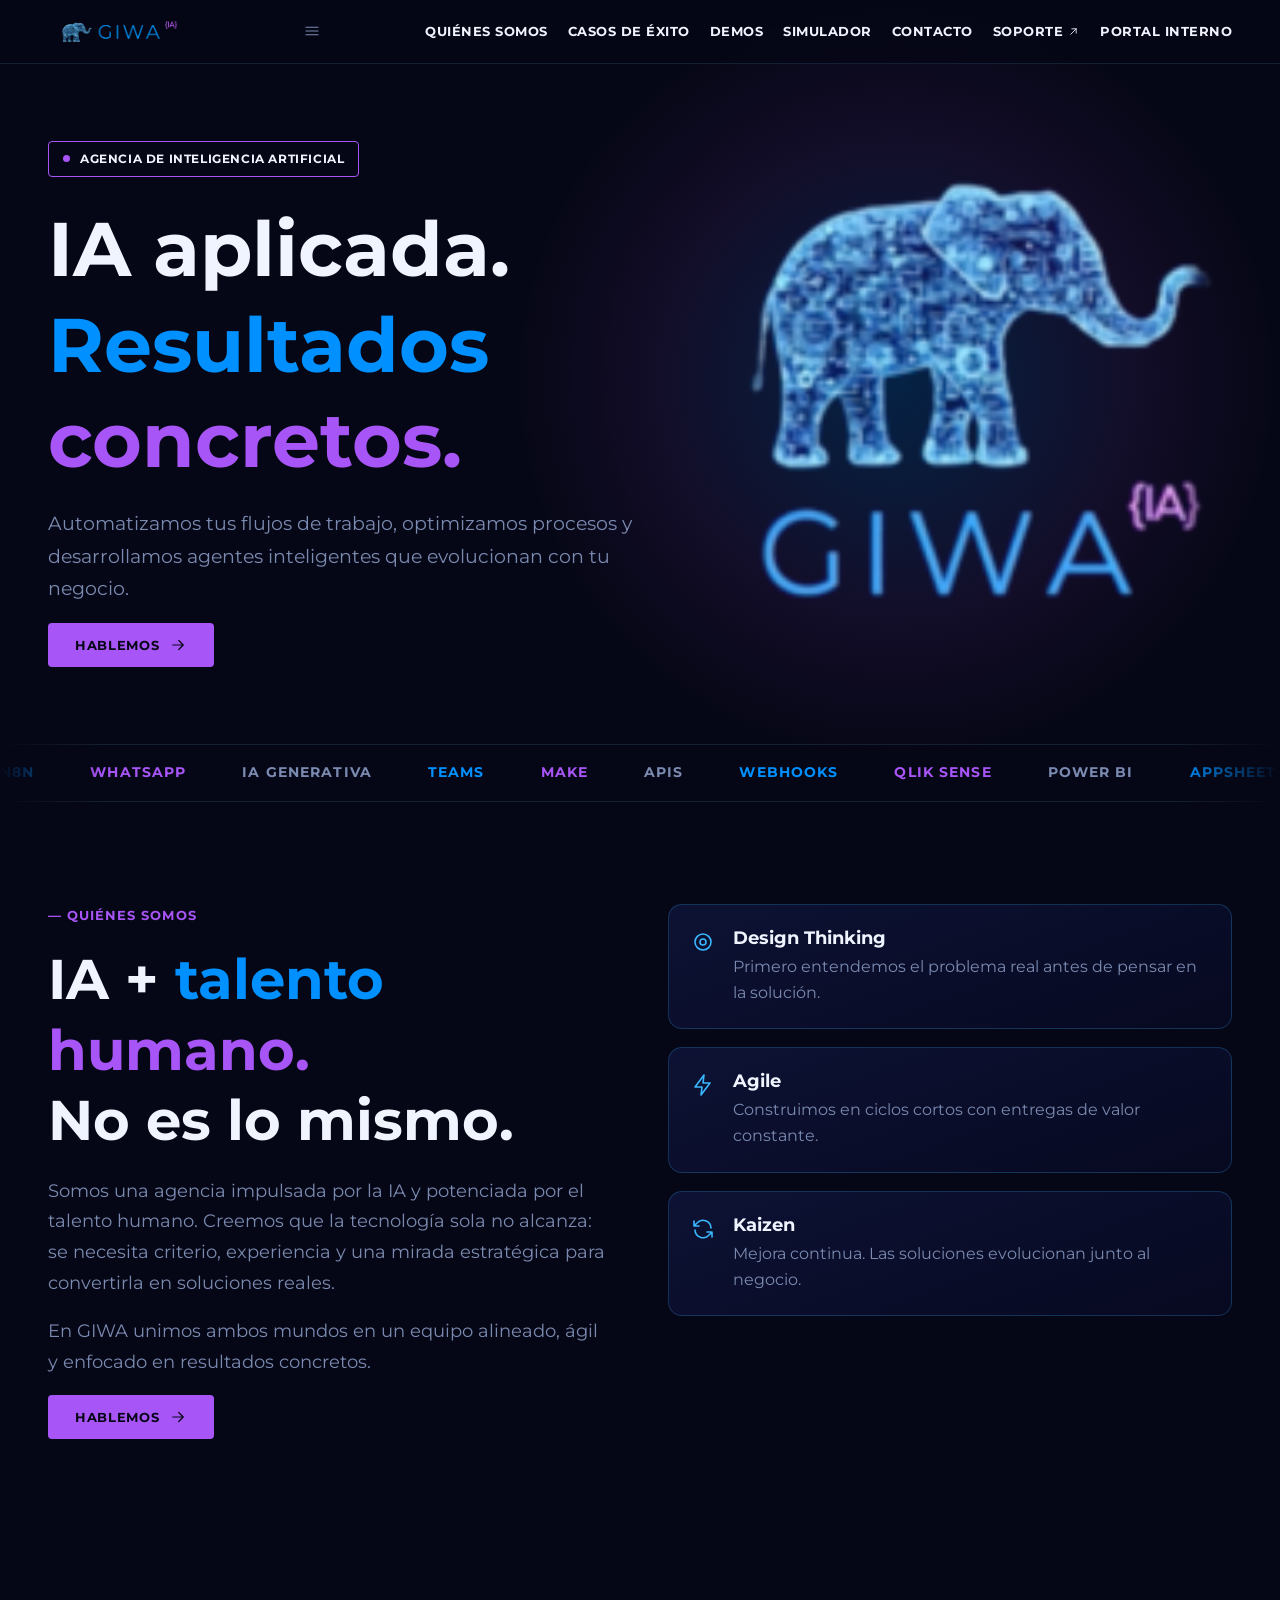
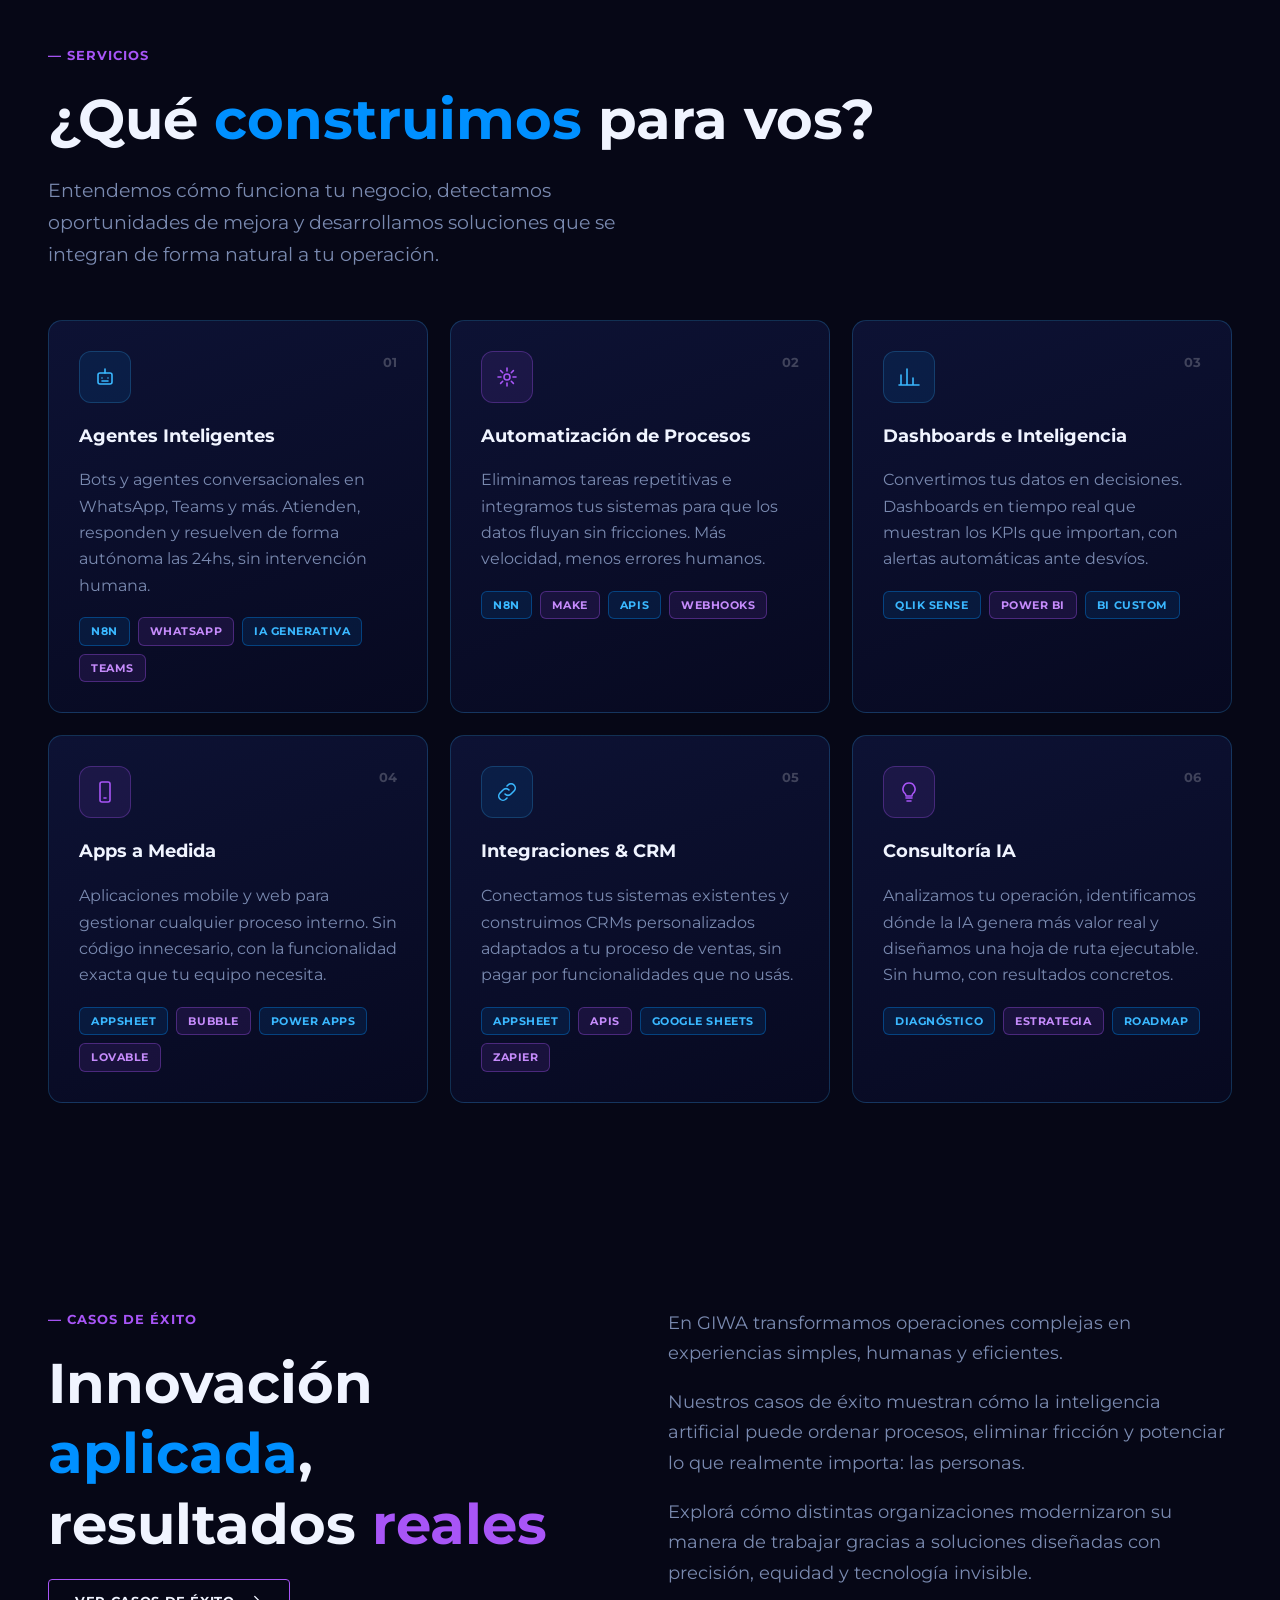
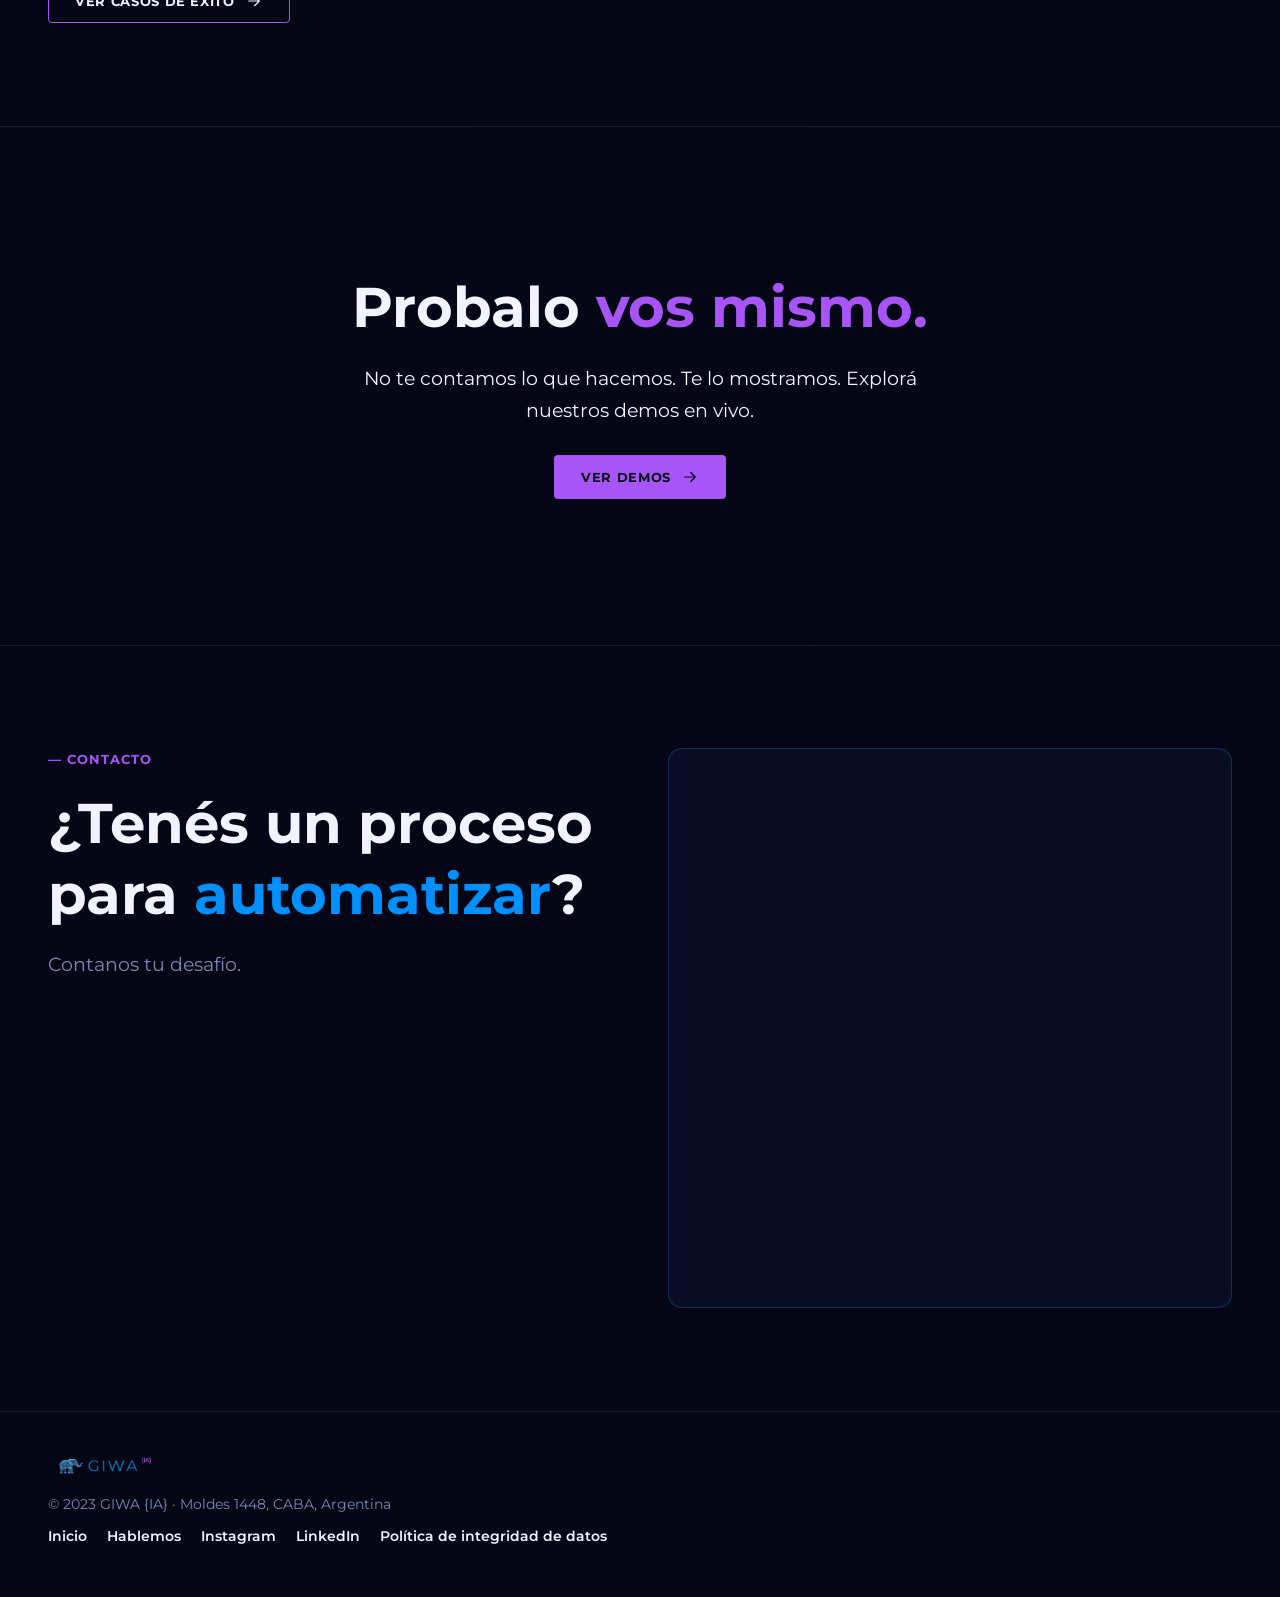
<file: index.html>
<!doctype html>
<html lang="es">
<head>
<meta charset="utf-8">
<meta name="viewport" content="width=device-width, initial-scale=1">
<title>GIWA {IA} · IA aplicada, resultados concretos</title>
<meta name="description" content="Automatizamos tus flujos de trabajo, optimizamos procesos y desarrollamos agentes inteligentes que evolucionan con tu negocio.">
<link rel="preconnect" href="https://fonts.googleapis.com">
<link rel="stylesheet" href="https://fonts.googleapis.com/css2?family=Montserrat:wght@400;500;600;700&display=swap">
<link rel="stylesheet" href="assets/site.css">
<script src="assets/site.js" defer></script>
</head>
<body>
<header class="top">
  <a class="marca" href="./"><img src="assets/img/logo.png" alt="GIWA {IA}" width="150" height="35"></a>
  <button class="menu-btn btn-ico" type="button" aria-label="Abrir menú" aria-expanded="false"><svg class="ico" viewBox="0 0 24 24" aria-hidden="true"><path d="M4 7h16M4 12h16M4 17h16"/></svg></button>
  <nav>
    <a href="quienes-somos/">Quiénes somos</a>
    <a href="quienes-somos/casos-de-exito/">Casos de éxito</a>
    <a href="demos/">Demos</a>
    <a href="simulador/">Simulador</a>
    <a href="contacto/">Contacto</a>
    <a href="https://script.google.com/macros/s/AKfycbxeIOlZVxVS6gSBbCpGdvgHEyFpAbI5qOc8JggbjmXZUAk15k1bq_JUIMF8pg2h7xgF/exec" target="_blank" rel="noopener">Soporte <svg class="ico" viewBox="0 0 24 24" aria-hidden="true"><path d="M7 17 17 7M9 7h8v8"/></svg></a>
    <a href="portal-interno/">Portal interno</a>
  </nav>
</header>
<main>
<div id="intro" class="intro" hidden>
  <video data-src="assets/video/intro.mp4" muted playsinline preload="auto" aria-hidden="true"></video>
  <button class="btn bg" type="button" id="introSaltar">Saltar</button>
</div>
<script>try{if(!sessionStorage.getItem('giwaIntro')&&!matchMedia('(prefers-reduced-motion: reduce)').matches)document.getElementById('intro').hidden=false}catch(e){}</script>
<section class="hero">
  <div>
    <p class="etiqueta"><span class="punto"></span>Agencia de inteligencia artificial</p>
    <h1>IA aplicada.<br><em class="az">Resultados</em><br><em class="vi">concretos.</em></h1>
    <p class="lead">Automatizamos tus flujos de trabajo, optimizamos procesos y desarrollamos agentes inteligentes que evolucionan con tu negocio.</p>
    <a class="btn bp" href="contacto/">Hablemos <svg class="ico" viewBox="0 0 24 24" aria-hidden="true"><path d="M5 12h14M13 6l6 6-6 6"/></svg></a>
  </div>
  <div class="hero-marco"><video class="hero-vid" src="assets/video/parado.mp4" poster="assets/img/parado-poster.png" autoplay muted loop playsinline aria-label="Elefante de GIWA"></video></div>
</section>
<div class="marq" aria-hidden="true"><div class="marq-in"><span>n8n</span><span>WhatsApp</span><span>IA generativa</span><span>Teams</span><span>Make</span><span>APIs</span><span>Webhooks</span><span>Qlik Sense</span><span>Power BI</span><span>AppSheet</span><span>Bubble</span><span>Power Apps</span><span>Lovable</span><span>Google Sheets</span><span>Zapier</span><span>n8n</span><span>WhatsApp</span><span>IA generativa</span><span>Teams</span><span>Make</span><span>APIs</span><span>Webhooks</span><span>Qlik Sense</span><span>Power BI</span><span>AppSheet</span><span>Bubble</span><span>Power Apps</span><span>Lovable</span><span>Google Sheets</span><span>Zapier</span></div></div>
<section class="sec-w dos">
  <div>
    <p class="sec">Quiénes somos</p>
    <h2>IA + <em class="az">talento</em> <em class="vi">humano.</em><br>No es lo mismo.</h2>
    <p>Somos una agencia impulsada por la IA y potenciada por el talento humano. Creemos que la tecnología sola no alcanza: se necesita criterio, experiencia y una mirada estratégica para convertirla en soluciones reales.</p>
    <p>En GIWA unimos ambos mundos en un equipo alineado, ágil y enfocado en resultados concretos.</p>
    <a class="btn bp" href="contacto/">Hablemos <svg class="ico" viewBox="0 0 24 24" aria-hidden="true"><path d="M5 12h14M13 6l6 6-6 6"/></svg></a>
  </div>
  <div class="valores"><div class="valor"><svg class="ico" viewBox="0 0 24 24" aria-hidden="true"><circle cx="12" cy="12" r="8"/><circle cx="12" cy="12" r="3"/></svg><div><h3>Design Thinking</h3><p>Primero entendemos el problema real antes de pensar en la solución.</p></div></div><div class="valor"><svg class="ico" viewBox="0 0 24 24" aria-hidden="true"><path d="M13 2 4 14h7l-1 8 9-12h-7z"/></svg><div><h3>Agile</h3><p>Construimos en ciclos cortos con entregas de valor constante.</p></div></div><div class="valor"><svg class="ico" viewBox="0 0 24 24" aria-hidden="true"><path d="M20 11a8 8 0 0 0-14-5L3 9M3 4v5h5M4 13a8 8 0 0 0 14 5l3-3M21 20v-5h-5"/></svg><div><h3>Kaizen</h3><p>Mejora continua. Las soluciones evolucionan junto al negocio.</p></div></div></div>
</section>
<section class="sec-w">
  <p class="sec">Servicios</p>
  <h2>¿Qué <em class="az">construimos</em> para vos?</h2>
  <p class="lead">Entendemos cómo funciona tu negocio, detectamos oportunidades de mejora y desarrollamos soluciones que se integran de forma natural a tu operación.</p>
  <div class="grid3"><article class="card serv"><div class="serv-top"><span class="tile"><svg class="ico" viewBox="0 0 24 24" aria-hidden="true"><rect x="5" y="8" width="14" height="11" rx="2"/><path d="M12 8V4M9 13h.01M15 13h.01M9 16h6"/></svg></span><span class="num">01</span></div><h3>Agentes Inteligentes</h3><p>Bots y agentes conversacionales en WhatsApp, Teams y más. Atienden, responden y resuelven de forma autónoma las 24hs, sin intervención humana.</p><p class="tags"><span class="tag az">n8n</span><span class="tag vi">WhatsApp</span><span class="tag az">IA generativa</span><span class="tag vi">Teams</span></p></article><article class="card serv"><div class="serv-top"><span class="tile"><svg class="ico" viewBox="0 0 24 24" aria-hidden="true"><circle cx="12" cy="12" r="3"/><path d="M12 3v3M12 18v3M3 12h3M18 12h3M5.6 5.6l2.1 2.1M16.3 16.3l2.1 2.1M18.4 5.6l-2.1 2.1M7.7 16.3l-2.1 2.1"/></svg></span><span class="num">02</span></div><h3>Automatización de Procesos</h3><p>Eliminamos tareas repetitivas e integramos tus sistemas para que los datos fluyan sin fricciones. Más velocidad, menos errores humanos.</p><p class="tags"><span class="tag az">n8n</span><span class="tag vi">Make</span><span class="tag az">APIs</span><span class="tag vi">Webhooks</span></p></article><article class="card serv"><div class="serv-top"><span class="tile"><svg class="ico" viewBox="0 0 24 24" aria-hidden="true"><path d="M4 20V10M10 20V4M16 20v-7M22 20H2"/></svg></span><span class="num">03</span></div><h3>Dashboards e Inteligencia</h3><p>Convertimos tus datos en decisiones. Dashboards en tiempo real que muestran los KPIs que importan, con alertas automáticas ante desvíos.</p><p class="tags"><span class="tag az">Qlik Sense</span><span class="tag vi">Power BI</span><span class="tag az">BI custom</span></p></article><article class="card serv"><div class="serv-top"><span class="tile"><svg class="ico" viewBox="0 0 24 24" aria-hidden="true"><rect x="7" y="2" width="10" height="20" rx="2"/><path d="M11 18h2"/></svg></span><span class="num">04</span></div><h3>Apps a Medida</h3><p>Aplicaciones mobile y web para gestionar cualquier proceso interno. Sin código innecesario, con la funcionalidad exacta que tu equipo necesita.</p><p class="tags"><span class="tag az">AppSheet</span><span class="tag vi">Bubble</span><span class="tag az">Power Apps</span><span class="tag vi">Lovable</span></p></article><article class="card serv"><div class="serv-top"><span class="tile"><svg class="ico" viewBox="0 0 24 24" aria-hidden="true"><path d="M10 14a4 4 0 0 0 6 0l3-3a4 4 0 0 0-6-6l-1 1M14 10a4 4 0 0 0-6 0l-3 3a4 4 0 0 0 6 6l1-1"/></svg></span><span class="num">05</span></div><h3>Integraciones & CRM</h3><p>Conectamos tus sistemas existentes y construimos CRMs personalizados adaptados a tu proceso de ventas, sin pagar por funcionalidades que no usás.</p><p class="tags"><span class="tag az">AppSheet</span><span class="tag vi">APIs</span><span class="tag az">Google Sheets</span><span class="tag vi">Zapier</span></p></article><article class="card serv"><div class="serv-top"><span class="tile"><svg class="ico" viewBox="0 0 24 24" aria-hidden="true"><path d="M9 18h6M10 21h4M12 3a6 6 0 0 0-4 10.5c.8.8 1 1.5 1 2.5h6c0-1 .2-1.700 1-2.500A6 6 0 0 0 12 3z"/></svg></span><span class="num">06</span></div><h3>Consultoría IA</h3><p>Analizamos tu operación, identificamos dónde la IA genera más valor real y diseñamos una hoja de ruta ejecutable. Sin humo, con resultados concretos.</p><p class="tags"><span class="tag az">Diagnóstico</span><span class="tag vi">Estrategia</span><span class="tag az">Roadmap</span></p></article></div>
</section>
<section class="sec-w dos">
  <div>
    <p class="sec">Casos de éxito</p>
    <h2>Innovación <em class="az">aplicada</em>, resultados <em class="vi">reales</em></h2>
    <a class="btn bg" href="quienes-somos/casos-de-exito/">Ver casos de éxito <svg class="ico" viewBox="0 0 24 24" aria-hidden="true"><path d="M5 12h14M13 6l6 6-6 6"/></svg></a>
  </div>
  <div>
    <p>En GIWA transformamos operaciones complejas en experiencias simples, humanas y eficientes.</p>
    <p>Nuestros casos de éxito muestran cómo la inteligencia artificial puede ordenar procesos, eliminar fricción y potenciar lo que realmente importa: las personas.</p>
    <p>Explorá cómo distintas organizaciones modernizaron su manera de trabajar gracias a soluciones diseñadas con precisión, equidad y tecnología invisible.</p>
  </div>
</section>
<section class="banda">
  <video class="banda-vid" data-src="assets/video/formacion.mp4" muted loop playsinline preload="none" aria-hidden="true"></video>
  <div class="banda-txt"><h2>Probalo <em class="vi">vos mismo.</em></h2>
  <p class="lead">No te contamos lo que hacemos. Te lo mostramos. Explorá nuestros demos en vivo.</p>
  <a class="btn bp" href="demos/">Ver demos <svg class="ico" viewBox="0 0 24 24" aria-hidden="true"><path d="M5 12h14M13 6l6 6-6 6"/></svg></a></div>
</section>
<section class="sec-w dos">
  <div>
    <p class="sec">Contacto</p>
    <h2>¿Tenés un proceso para <em class="az">automatizar</em>?</h2>
    <p class="lead">Contanos tu desafío.</p>
  </div>
  <iframe class="chat" src="https://script.google.com/macros/s/AKfycbxVI1hXi3opKFlpYPGbV7AqX45mo7vFtJMziZ6MiEj0vZ0IYBC9YndwXR57qGd9M5ez/exec?embed=1" title="Chat con el agente de GIWA" loading="lazy"></iframe>
</section>
</main>
<footer class="pie">
  <img src="assets/img/logo.png" alt="GIWA {IA}" width="120" height="28">
  <p>© <span class="n">2023</span> GIWA {IA} · Moldes <span class="n">1448</span>, CABA, Argentina</p>
  <p class="pie-links">
    <a href="./">Inicio</a>
    <a href="contacto/">Hablemos</a>
    <a href="https://www.instagram.com/Giwa.ia" target="_blank" rel="noopener">Instagram</a>
    <a href="https://www.linkedin.com/company/giwa-ia" target="_blank" rel="noopener">LinkedIn</a>
    <a href="quienes-somos/politica-privacidad/">Política de integridad de datos</a>
  </p>
</footer>

</body>
</html>
</file>
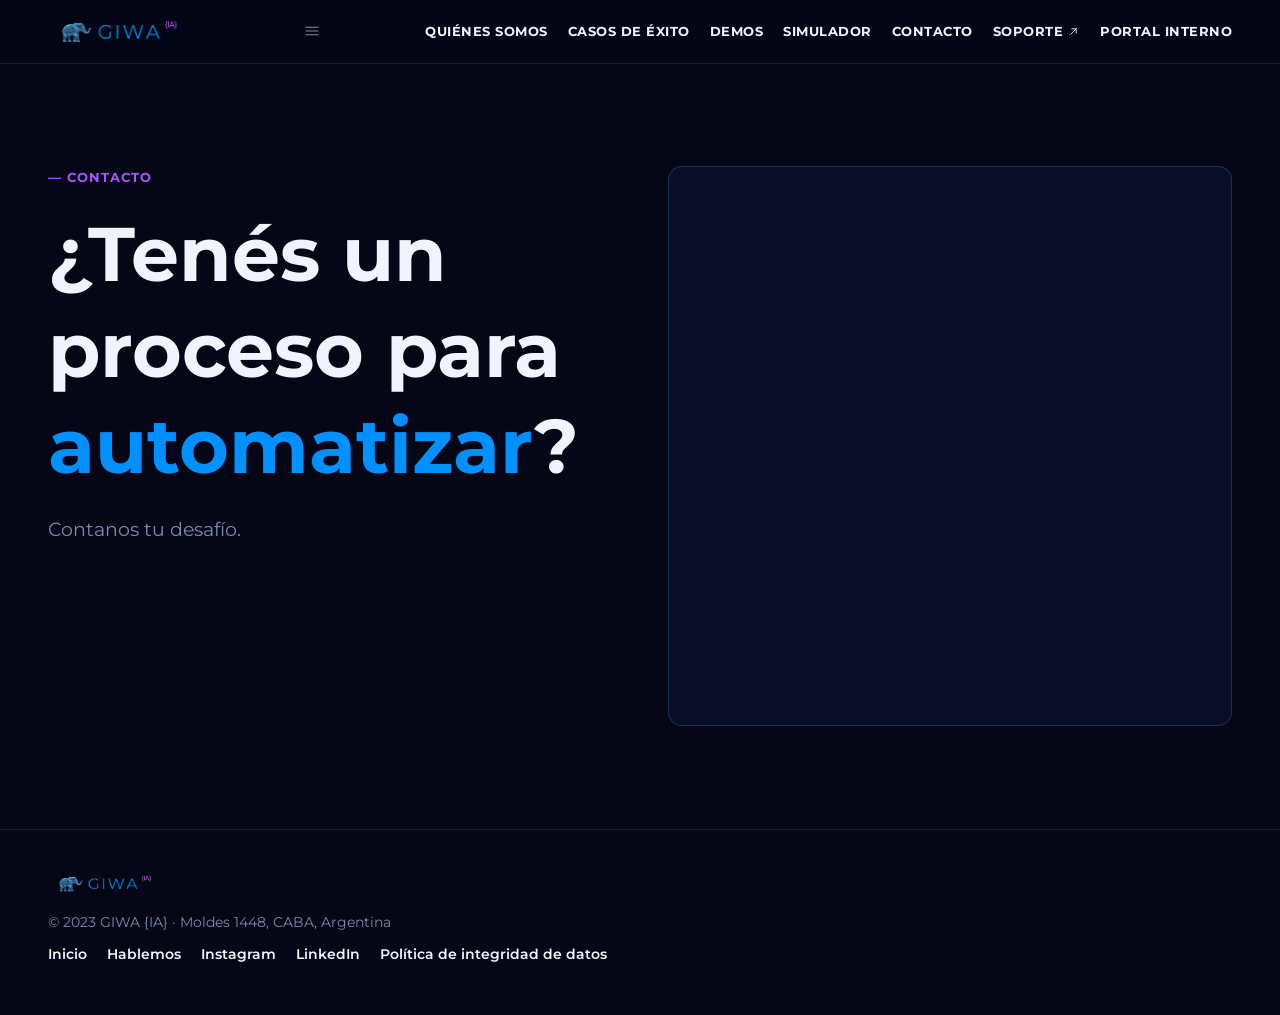
<file: contacto/index.html>
<!doctype html>
<html lang="es">
<head>
<meta charset="utf-8">
<meta name="viewport" content="width=device-width, initial-scale=1">
<title>Contacto · GIWA {IA}</title>
<meta name="description" content="Contanos tu desafío.">
<link rel="preconnect" href="https://fonts.googleapis.com">
<link rel="stylesheet" href="https://fonts.googleapis.com/css2?family=Montserrat:wght@400;500;600;700&display=swap">
<link rel="stylesheet" href="../assets/site.css">
<script src="../assets/site.js" defer></script>
</head>
<body>
<header class="top">
  <a class="marca" href="../"><img src="../assets/img/logo.png" alt="GIWA {IA}" width="150" height="35"></a>
  <button class="menu-btn btn-ico" type="button" aria-label="Abrir menú" aria-expanded="false"><svg class="ico" viewBox="0 0 24 24" aria-hidden="true"><path d="M4 7h16M4 12h16M4 17h16"/></svg></button>
  <nav>
    <a href="../quienes-somos/">Quiénes somos</a>
    <a href="../quienes-somos/casos-de-exito/">Casos de éxito</a>
    <a href="../demos/">Demos</a>
    <a href="../simulador/">Simulador</a>
    <a href="../contacto/">Contacto</a>
    <a href="https://script.google.com/macros/s/AKfycbxeIOlZVxVS6gSBbCpGdvgHEyFpAbI5qOc8JggbjmXZUAk15k1bq_JUIMF8pg2h7xgF/exec" target="_blank" rel="noopener">Soporte <svg class="ico" viewBox="0 0 24 24" aria-hidden="true"><path d="M7 17 17 7M9 7h8v8"/></svg></a>
    <a href="../portal-interno/">Portal interno</a>
  </nav>
</header>
<main>
<section class="sec-w dos">
  <div>
    <p class="sec">Contacto</p>
    <h1>¿Tenés un proceso para <em class="az">automatizar</em>?</h1>
    <p class="lead">Contanos tu desafío.</p>
  </div>
  <iframe class="chat" src="https://script.google.com/macros/s/AKfycbxVI1hXi3opKFlpYPGbV7AqX45mo7vFtJMziZ6MiEj0vZ0IYBC9YndwXR57qGd9M5ez/exec?embed=1" title="Chat con el agente de GIWA" loading="lazy"></iframe>
</section>
</main>
<footer class="pie">
  <img src="../assets/img/logo.png" alt="GIWA {IA}" width="120" height="28">
  <p>© <span class="n">2023</span> GIWA {IA} · Moldes <span class="n">1448</span>, CABA, Argentina</p>
  <p class="pie-links">
    <a href="../">Inicio</a>
    <a href="../contacto/">Hablemos</a>
    <a href="https://www.instagram.com/Giwa.ia" target="_blank" rel="noopener">Instagram</a>
    <a href="https://www.linkedin.com/company/giwa-ia" target="_blank" rel="noopener">LinkedIn</a>
    <a href="../quienes-somos/politica-privacidad/">Política de integridad de datos</a>
  </p>
</footer>

</body>
</html>
</file>
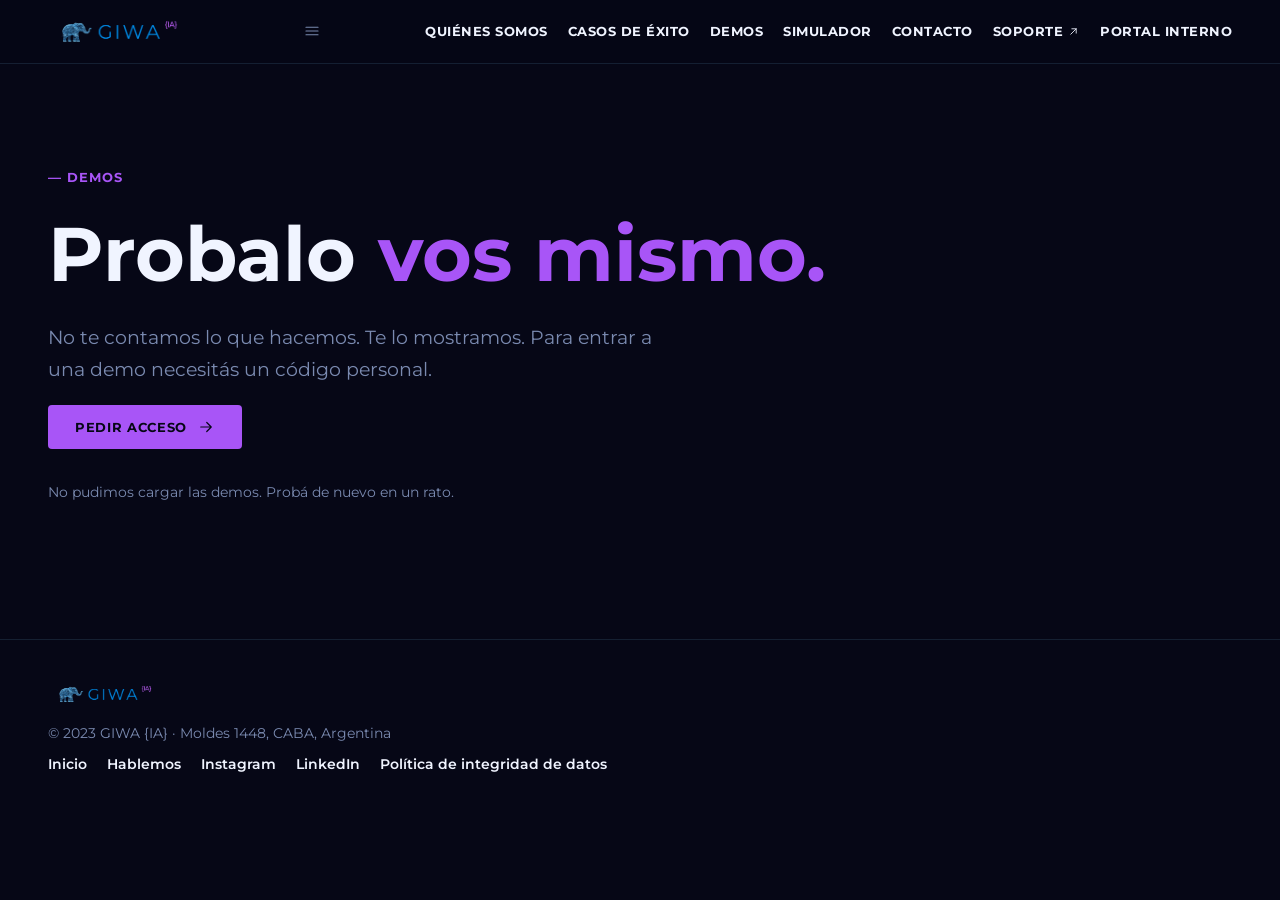
<file: demos/index.html>
<!doctype html>
<html lang="es">
<head>
<meta charset="utf-8">
<meta name="viewport" content="width=device-width, initial-scale=1">
<title>Demos · GIWA {IA}</title>
<meta name="description" content="Conocé nuestras demos y pedí un código para probarlas.">
<link rel="preconnect" href="https://fonts.googleapis.com">
<link rel="stylesheet" href="https://fonts.googleapis.com/css2?family=Montserrat:wght@400;500;600;700&display=swap">
<link rel="stylesheet" href="../assets/site.css">
<script src="../assets/site.js" defer></script>
</head>
<body>
<header class="top">
  <a class="marca" href="../"><img src="../assets/img/logo.png" alt="GIWA {IA}" width="150" height="35"></a>
  <button class="menu-btn btn-ico" type="button" aria-label="Abrir menú" aria-expanded="false"><svg class="ico" viewBox="0 0 24 24" aria-hidden="true"><path d="M4 7h16M4 12h16M4 17h16"/></svg></button>
  <nav>
    <a href="../quienes-somos/">Quiénes somos</a>
    <a href="../quienes-somos/casos-de-exito/">Casos de éxito</a>
    <a href="../demos/">Demos</a>
    <a href="../simulador/">Simulador</a>
    <a href="../contacto/">Contacto</a>
    <a href="https://script.google.com/macros/s/AKfycbxeIOlZVxVS6gSBbCpGdvgHEyFpAbI5qOc8JggbjmXZUAk15k1bq_JUIMF8pg2h7xgF/exec" target="_blank" rel="noopener">Soporte <svg class="ico" viewBox="0 0 24 24" aria-hidden="true"><path d="M7 17 17 7M9 7h8v8"/></svg></a>
    <a href="../portal-interno/">Portal interno</a>
  </nav>
</header>
<main>
<section class="sec-w">
  <p class="sec">Demos</p>
  <h1>Probalo <em class="vi">vos mismo.</em></h1>
  <p class="lead">No te contamos lo que hacemos. Te lo mostramos. Para entrar a una demo necesitás un código personal.</p>
  <button class="btn bp" type="button" data-pedir>Pedir acceso <svg class="ico" viewBox="0 0 24 24" aria-hidden="true"><path d="M5 12h14M13 6l6 6-6 6"/></svg></button>
  <p id="estado" class="nota aire" role="status">Cargando demos…</p>
  <div id="demos" class="grid2"></div>
</section>
</main>
<footer class="pie">
  <img src="../assets/img/logo.png" alt="GIWA {IA}" width="120" height="28">
  <p>© <span class="n">2023</span> GIWA {IA} · Moldes <span class="n">1448</span>, CABA, Argentina</p>
  <p class="pie-links">
    <a href="../">Inicio</a>
    <a href="../contacto/">Hablemos</a>
    <a href="https://www.instagram.com/Giwa.ia" target="_blank" rel="noopener">Instagram</a>
    <a href="https://www.linkedin.com/company/giwa-ia" target="_blank" rel="noopener">LinkedIn</a>
    <a href="../quienes-somos/politica-privacidad/">Política de integridad de datos</a>
  </p>
</footer>
<div class="mo" id="moCodigo" hidden>
  <form class="md" id="fCodigo">
    <div class="mh"><h2 id="tCodigo">Ingresar</h2><button class="btn-ico" type="button" data-cerrar aria-label="Cerrar"><svg class="ico" viewBox="0 0 24 24" aria-hidden="true"><path d="M6 6l12 12M18 6 6 18"/></svg></button></div>
    <div class="fg"><label class="fl" for="codigo">Tu código</label><input class="fc n" id="codigo" required autocomplete="off" placeholder="GIWA-XXXX-XXXX"></div>
    <p class="aviso" id="eCodigo" role="alert" hidden></p>
    <div class="mf"><button class="btn bg" type="button" data-pedir>No tengo código</button><button class="btn bp" type="submit">Ingresar</button></div>
  </form>
</div>
<div class="mo" id="moPedir" hidden>
  <form class="md" id="fPedir">
    <div class="mh"><h2>Pedir acceso</h2><button class="btn-ico" type="button" data-cerrar aria-label="Cerrar"><svg class="ico" viewBox="0 0 24 24" aria-hidden="true"><path d="M6 6l12 12M18 6 6 18"/></svg></button></div>
    <div class="fg"><label class="fl" for="nombre">Nombre y apellido</label><input class="fc" id="nombre" name="nombre" required maxlength="120" autocomplete="name"></div>
    <div class="fg"><label class="fl" for="empresa">Empresa</label><input class="fc" id="empresa" name="empresa" required maxlength="120" autocomplete="organization"></div>
    <div class="fg"><label class="fl" for="email">Email</label><input class="fc" id="email" name="email" type="email" required maxlength="160" autocomplete="email"></div>
    <div class="fg"><label class="fl" for="telefono">Teléfono (opcional)</label><input class="fc" id="telefono" name="telefono" type="tel" maxlength="40" autocomplete="tel"></div>
    <div class="fg"><label class="fl" for="interes">¿Qué demo te interesa?</label><select class="fc" id="interes" name="interes"><option>Todas</option></select></div>
    <div class="fg"><label class="fl" for="mensaje">Contanos qué querés resolver (opcional)</label><textarea class="fc" id="mensaje" name="mensaje" rows="3" maxlength="1000"></textarea></div>
    <div class="trampa" aria-hidden="true"><label>No completar<input name="sitio" tabindex="-1" autocomplete="off"></label></div>
    <label class="acepta"><input type="checkbox" name="acepta" required> <span>Acepto que GIWA guarde estos datos para gestionar mi acceso, según la <a href="../quienes-somos/politica-privacidad/" target="_blank">política de integridad de datos</a>.</span></label>
    <p class="aviso" id="ePedir" role="alert" hidden></p>
    <div class="mf"><button class="btn bp" type="submit">Enviar solicitud</button></div>
  </form>
</div>
<script src="../assets/demos.js"></script>
</body>
</html>
</file>
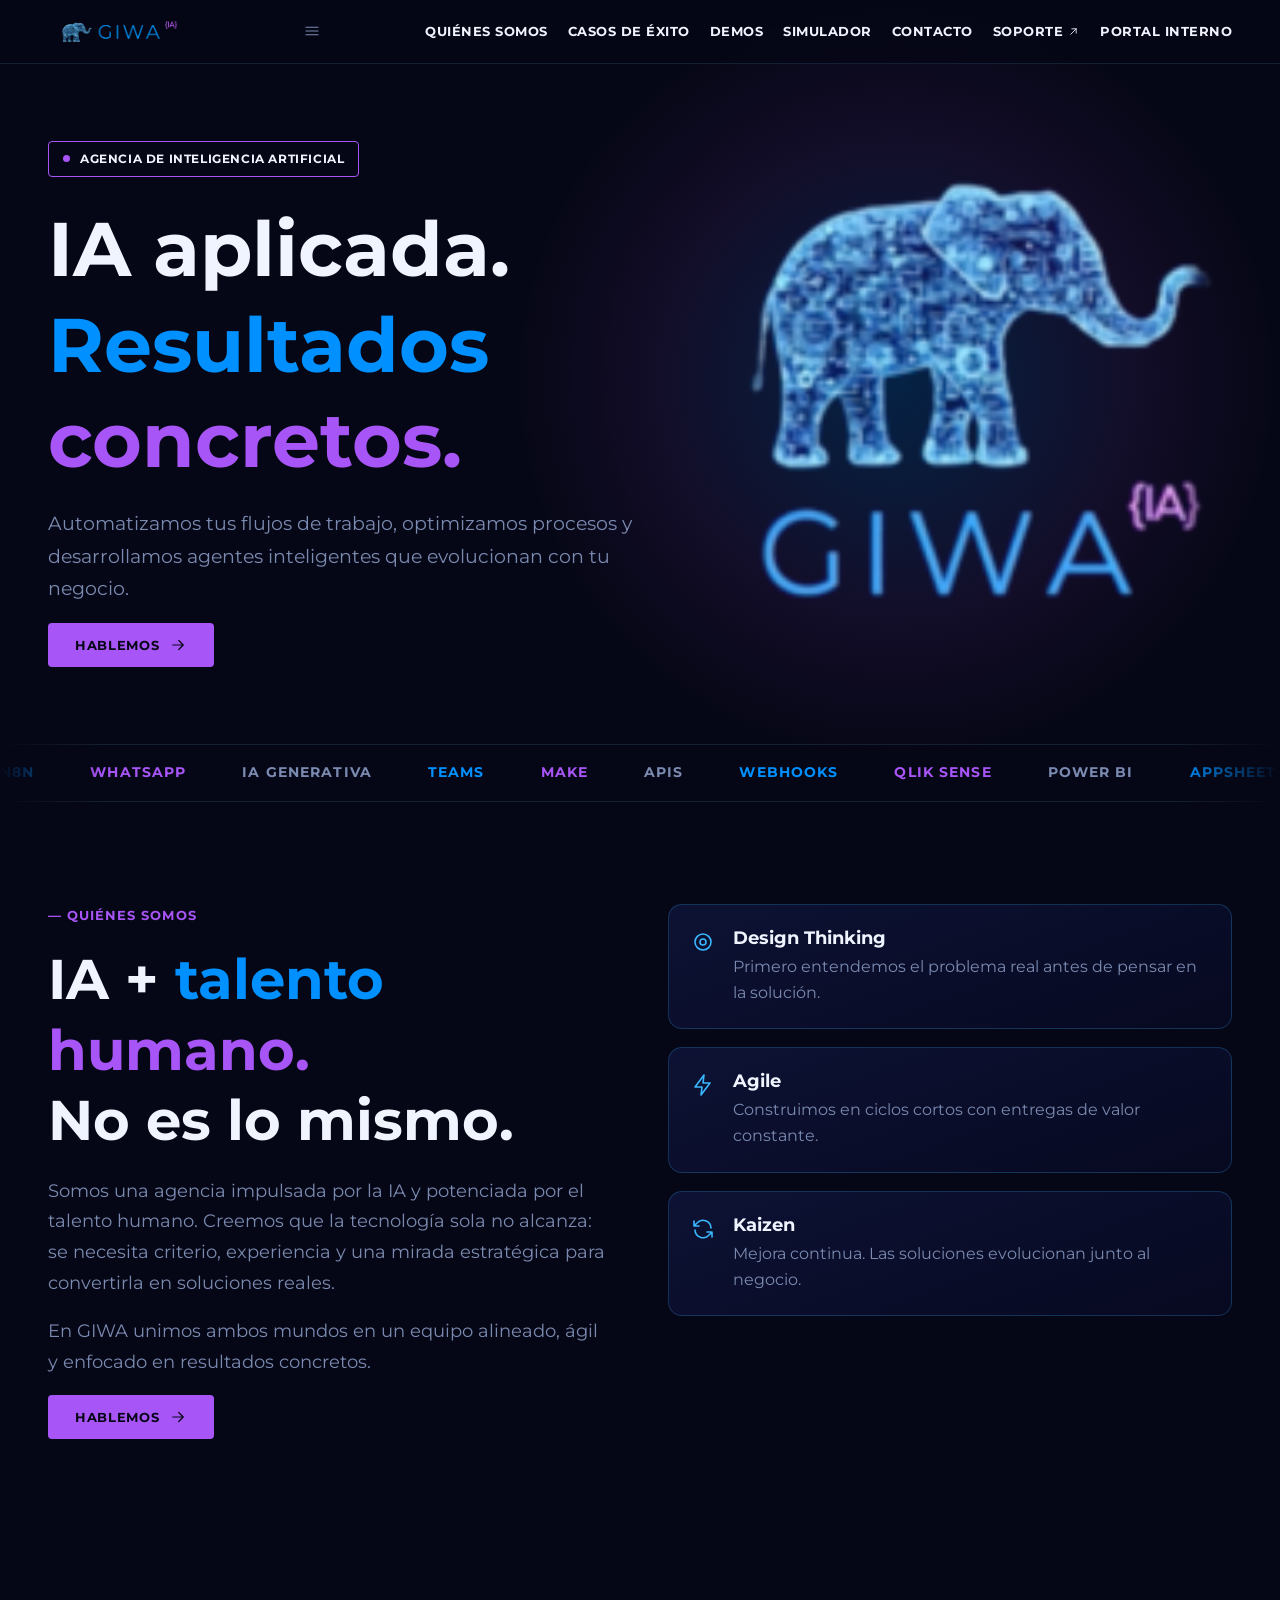
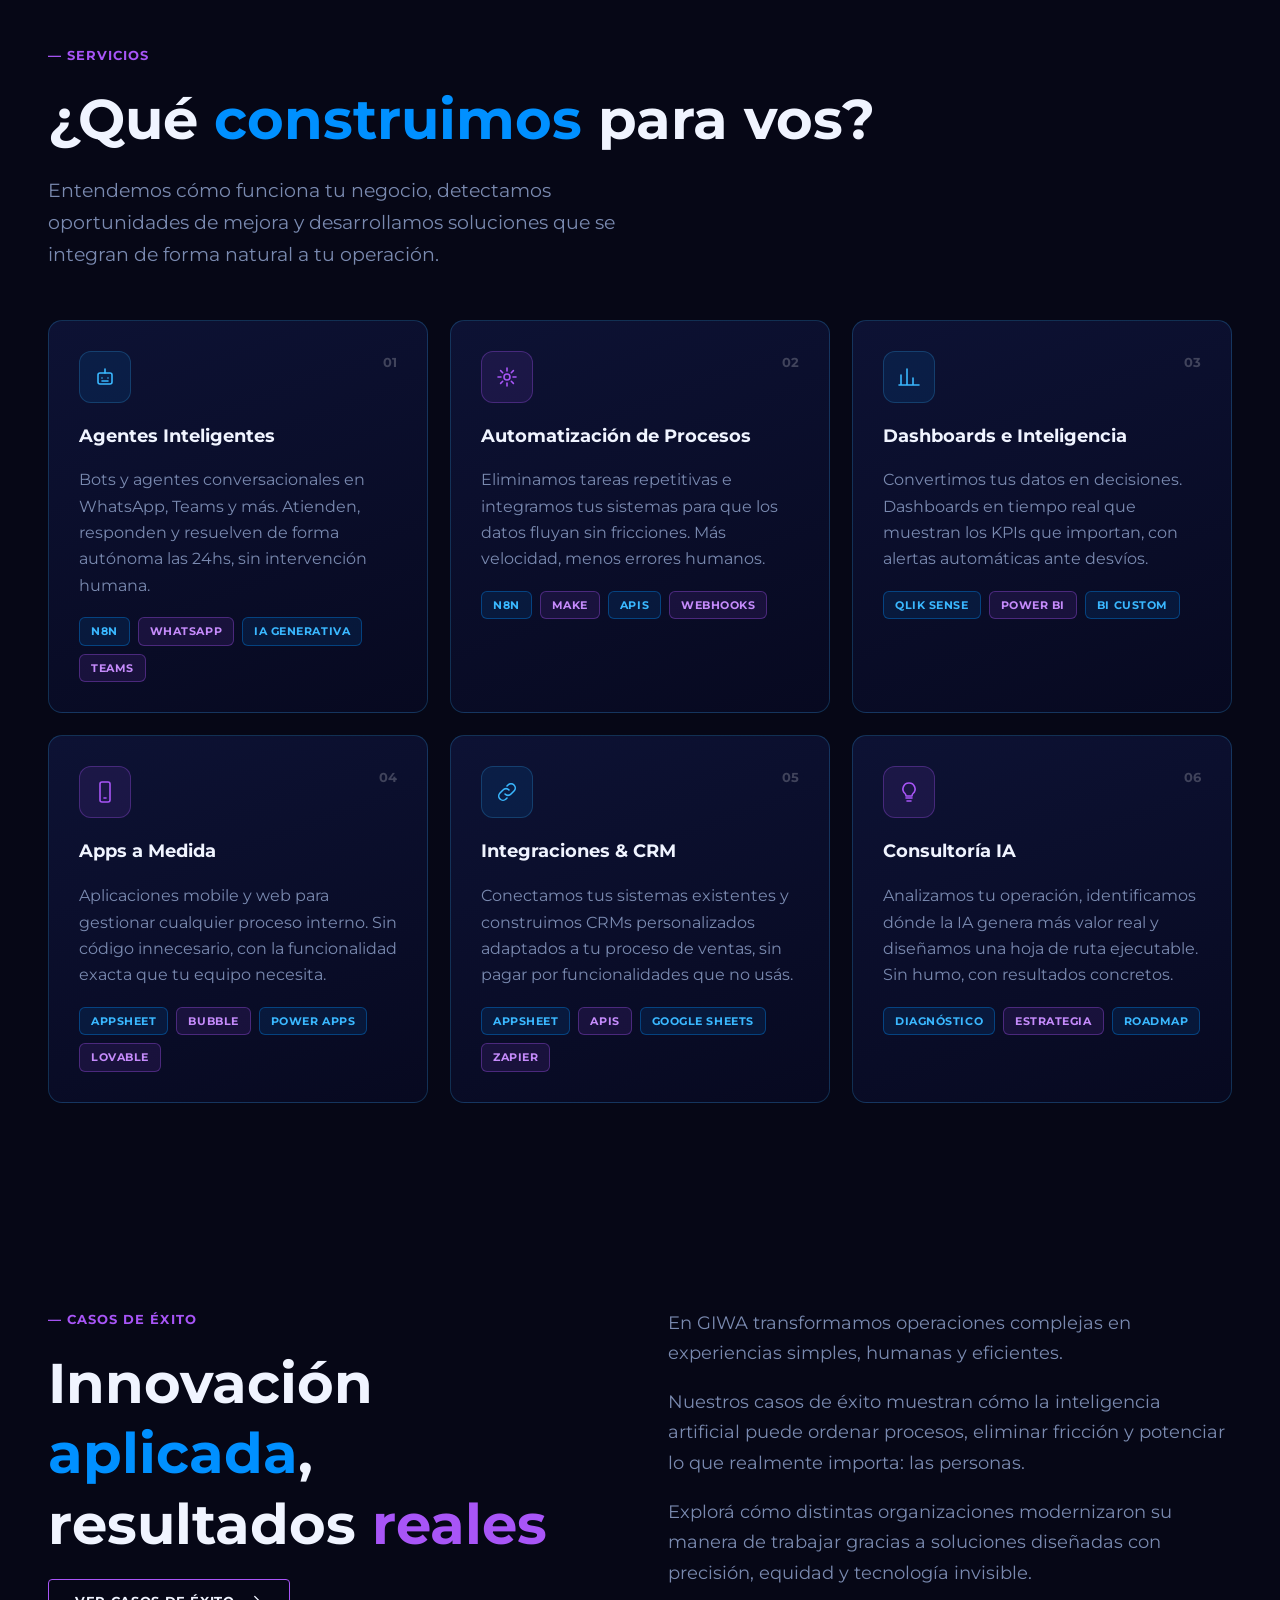
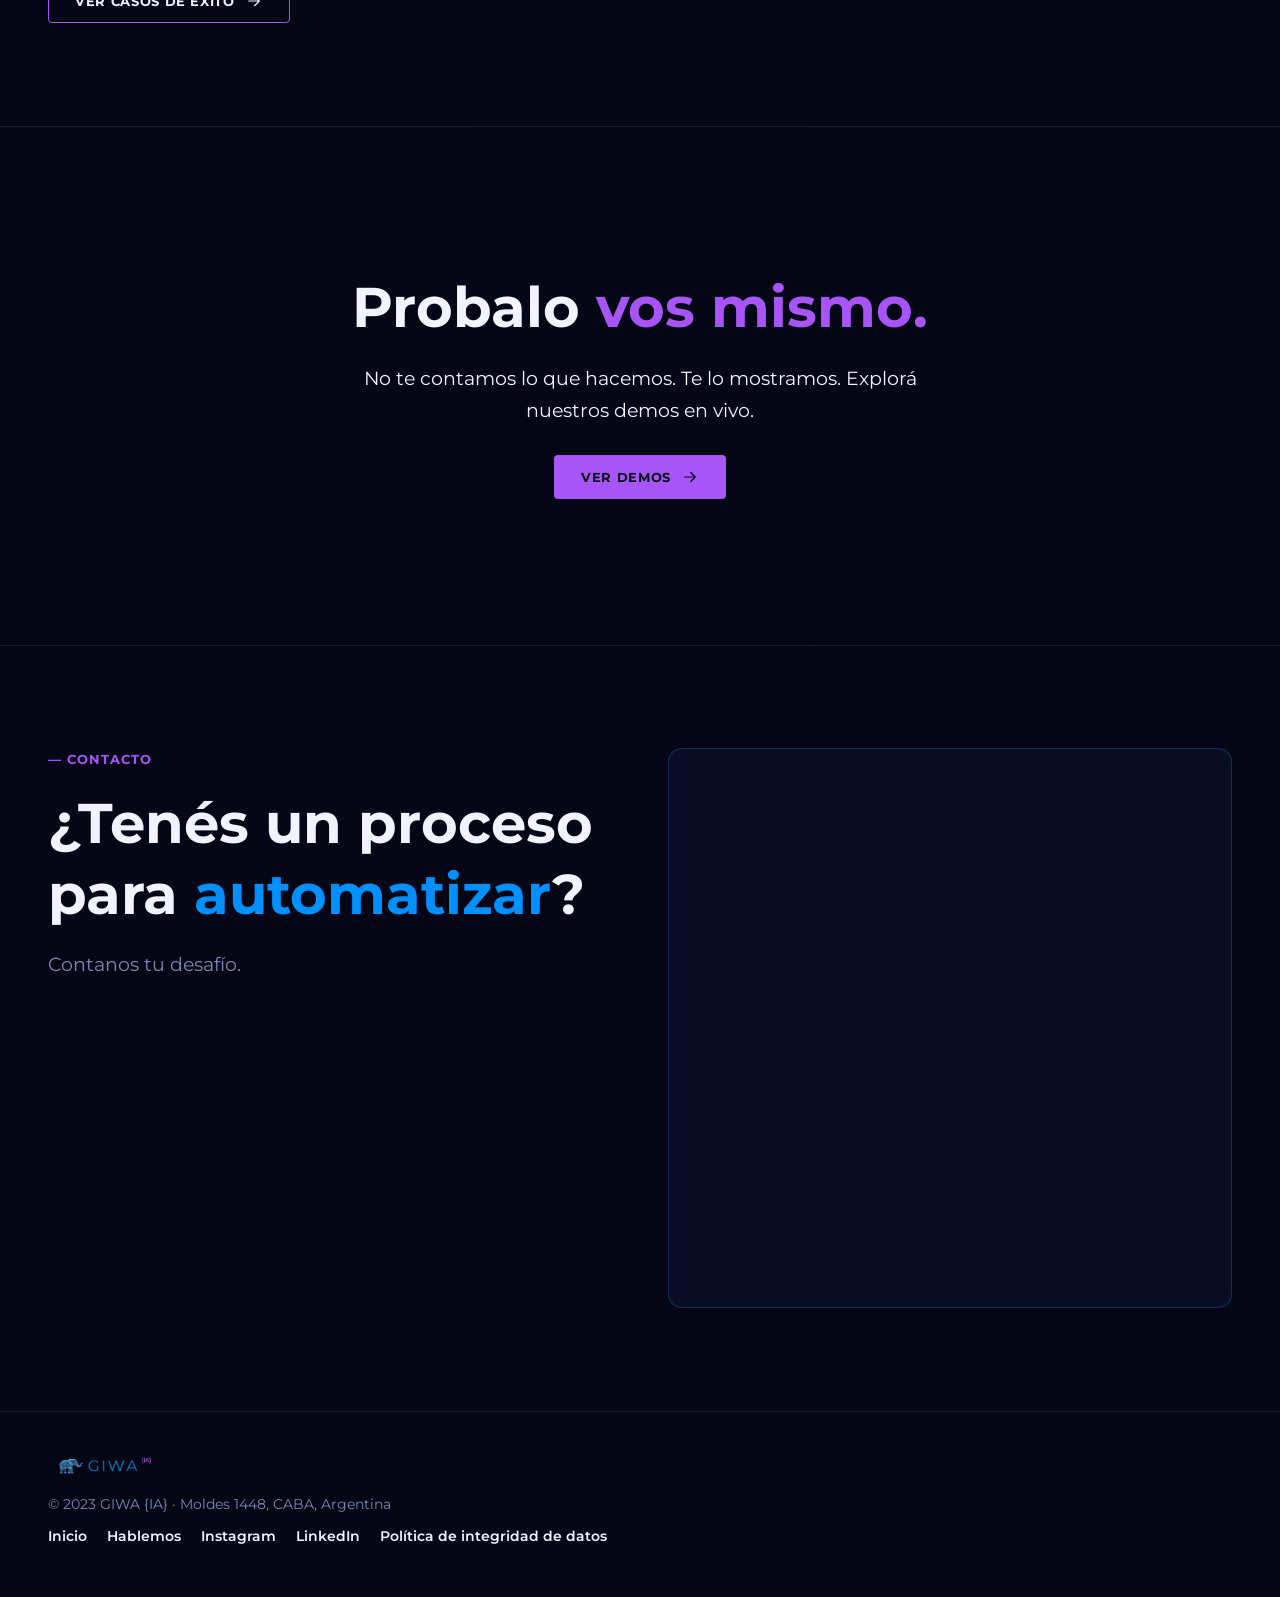
<file: giwa-ia/index.html>
<!doctype html>
<html lang="es">
<head>
<meta charset="utf-8">
<meta name="viewport" content="width=device-width, initial-scale=1">
<title>GIWA {IA}</title>
<meta name="description" content="Redirección al inicio de GIWA {IA}.">
<link rel="preconnect" href="https://fonts.googleapis.com">
<link rel="stylesheet" href="https://fonts.googleapis.com/css2?family=Montserrat:wght@400;500;600;700&display=swap">
<link rel="stylesheet" href="../assets/site.css">
<script src="../assets/site.js" defer></script>
</head>
<body>
<header class="top">
  <a class="marca" href="../"><img src="../assets/img/logo.png" alt="GIWA {IA}" width="150" height="35"></a>
  <button class="menu-btn btn-ico" type="button" aria-label="Abrir menú" aria-expanded="false"><svg class="ico" viewBox="0 0 24 24" aria-hidden="true"><path d="M4 7h16M4 12h16M4 17h16"/></svg></button>
  <nav>
    <a href="../quienes-somos/">Quiénes somos</a>
    <a href="../quienes-somos/casos-de-exito/">Casos de éxito</a>
    <a href="../demos/">Demos</a>
    <a href="../simulador/">Simulador</a>
    <a href="../contacto/">Contacto</a>
    <a href="https://script.google.com/macros/s/AKfycbxeIOlZVxVS6gSBbCpGdvgHEyFpAbI5qOc8JggbjmXZUAk15k1bq_JUIMF8pg2h7xgF/exec" target="_blank" rel="noopener">Soporte <svg class="ico" viewBox="0 0 24 24" aria-hidden="true"><path d="M7 17 17 7M9 7h8v8"/></svg></a>
    <a href="../portal-interno/">Portal interno</a>
  </nav>
</header>
<main>
<section class="sec-w"><p><a href="../">Ir al inicio</a></p></section>
</main>
<footer class="pie">
  <img src="../assets/img/logo.png" alt="GIWA {IA}" width="120" height="28">
  <p>© <span class="n">2023</span> GIWA {IA} · Moldes <span class="n">1448</span>, CABA, Argentina</p>
  <p class="pie-links">
    <a href="../">Inicio</a>
    <a href="../contacto/">Hablemos</a>
    <a href="https://www.instagram.com/Giwa.ia" target="_blank" rel="noopener">Instagram</a>
    <a href="https://www.linkedin.com/company/giwa-ia" target="_blank" rel="noopener">LinkedIn</a>
    <a href="../quienes-somos/politica-privacidad/">Política de integridad de datos</a>
  </p>
</footer>
<script>location.replace("../");</script>
</body>
</html>
</file>
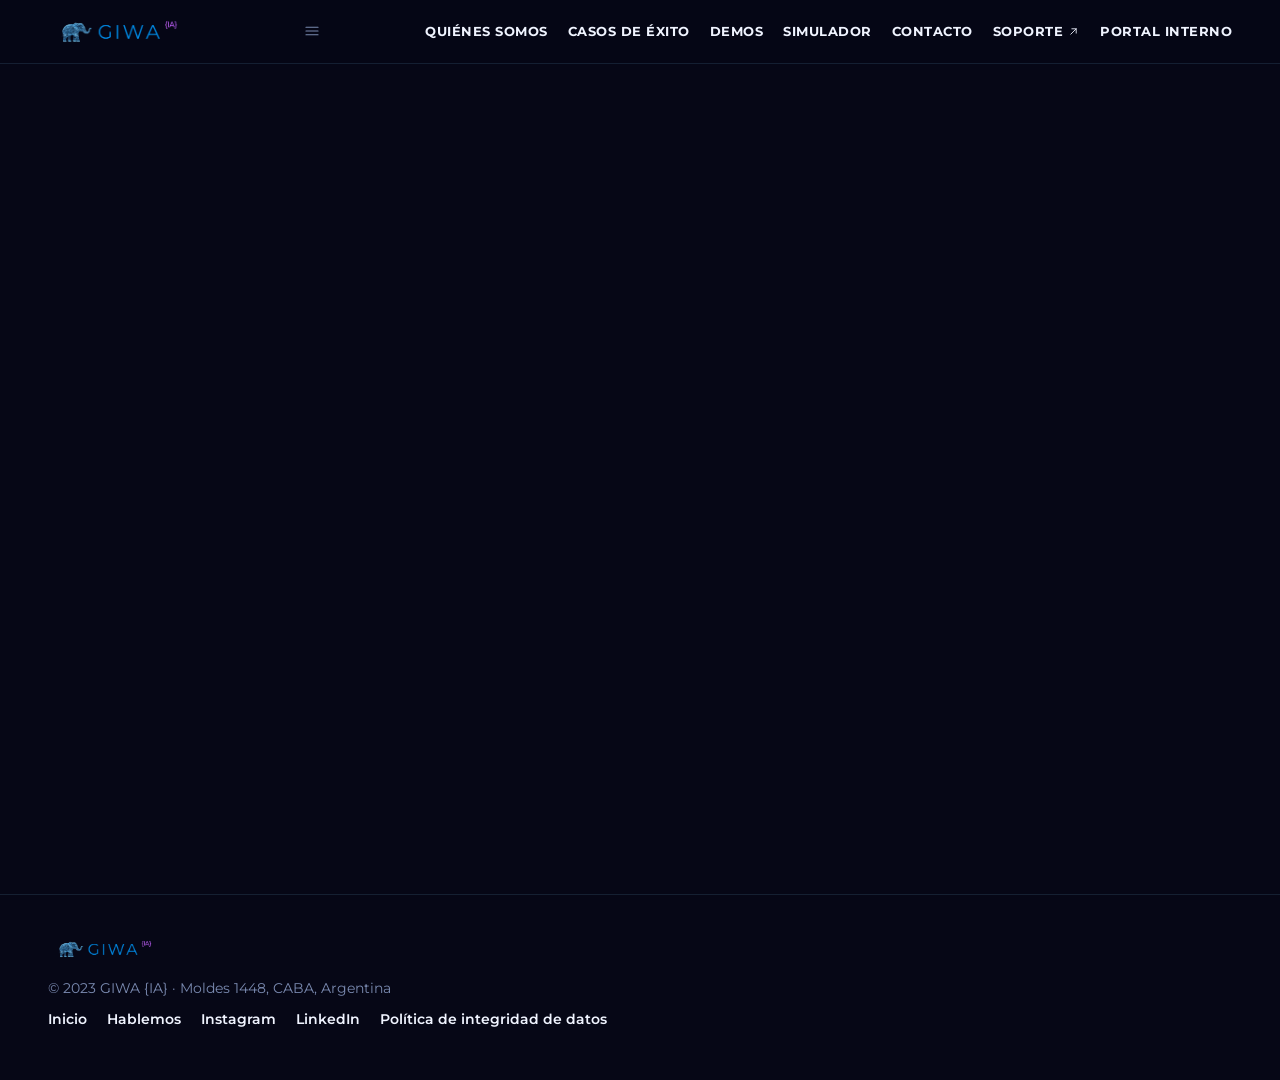
<file: portal-interno/index.html>
<!doctype html>
<html lang="es">
<head>
<meta charset="utf-8">
<meta name="viewport" content="width=device-width, initial-scale=1">
<title>Portal interno · GIWA {IA}</title>
<meta name="description" content="Portal interno de GIWA.">
<link rel="preconnect" href="https://fonts.googleapis.com">
<link rel="stylesheet" href="https://fonts.googleapis.com/css2?family=Montserrat:wght@400;500;600;700&display=swap">
<link rel="stylesheet" href="../assets/site.css">
<script src="../assets/site.js" defer></script>
</head>
<body>
<header class="top">
  <a class="marca" href="../"><img src="../assets/img/logo.png" alt="GIWA {IA}" width="150" height="35"></a>
  <button class="menu-btn btn-ico" type="button" aria-label="Abrir menú" aria-expanded="false"><svg class="ico" viewBox="0 0 24 24" aria-hidden="true"><path d="M4 7h16M4 12h16M4 17h16"/></svg></button>
  <nav>
    <a href="../quienes-somos/">Quiénes somos</a>
    <a href="../quienes-somos/casos-de-exito/">Casos de éxito</a>
    <a href="../demos/">Demos</a>
    <a href="../simulador/">Simulador</a>
    <a href="../contacto/">Contacto</a>
    <a href="https://script.google.com/macros/s/AKfycbxeIOlZVxVS6gSBbCpGdvgHEyFpAbI5qOc8JggbjmXZUAk15k1bq_JUIMF8pg2h7xgF/exec" target="_blank" rel="noopener">Soporte <svg class="ico" viewBox="0 0 24 24" aria-hidden="true"><path d="M7 17 17 7M9 7h8v8"/></svg></a>
    <a href="../portal-interno/">Portal interno</a>
  </nav>
</header>
<main>
<iframe class="pleno" src="https://script.google.com/macros/s/AKfycbxz_iTK09bIMwZLomla5R_R9POnu8wyinmupBFxzhgwAd4XfI3y0aKMYFVe6ixT8WS0/exec" title="Portal interno de GIWA"></iframe>
</main>
<footer class="pie">
  <img src="../assets/img/logo.png" alt="GIWA {IA}" width="120" height="28">
  <p>© <span class="n">2023</span> GIWA {IA} · Moldes <span class="n">1448</span>, CABA, Argentina</p>
  <p class="pie-links">
    <a href="../">Inicio</a>
    <a href="../contacto/">Hablemos</a>
    <a href="https://www.instagram.com/Giwa.ia" target="_blank" rel="noopener">Instagram</a>
    <a href="https://www.linkedin.com/company/giwa-ia" target="_blank" rel="noopener">LinkedIn</a>
    <a href="../quienes-somos/politica-privacidad/">Política de integridad de datos</a>
  </p>
</footer>

</body>
</html>
</file>
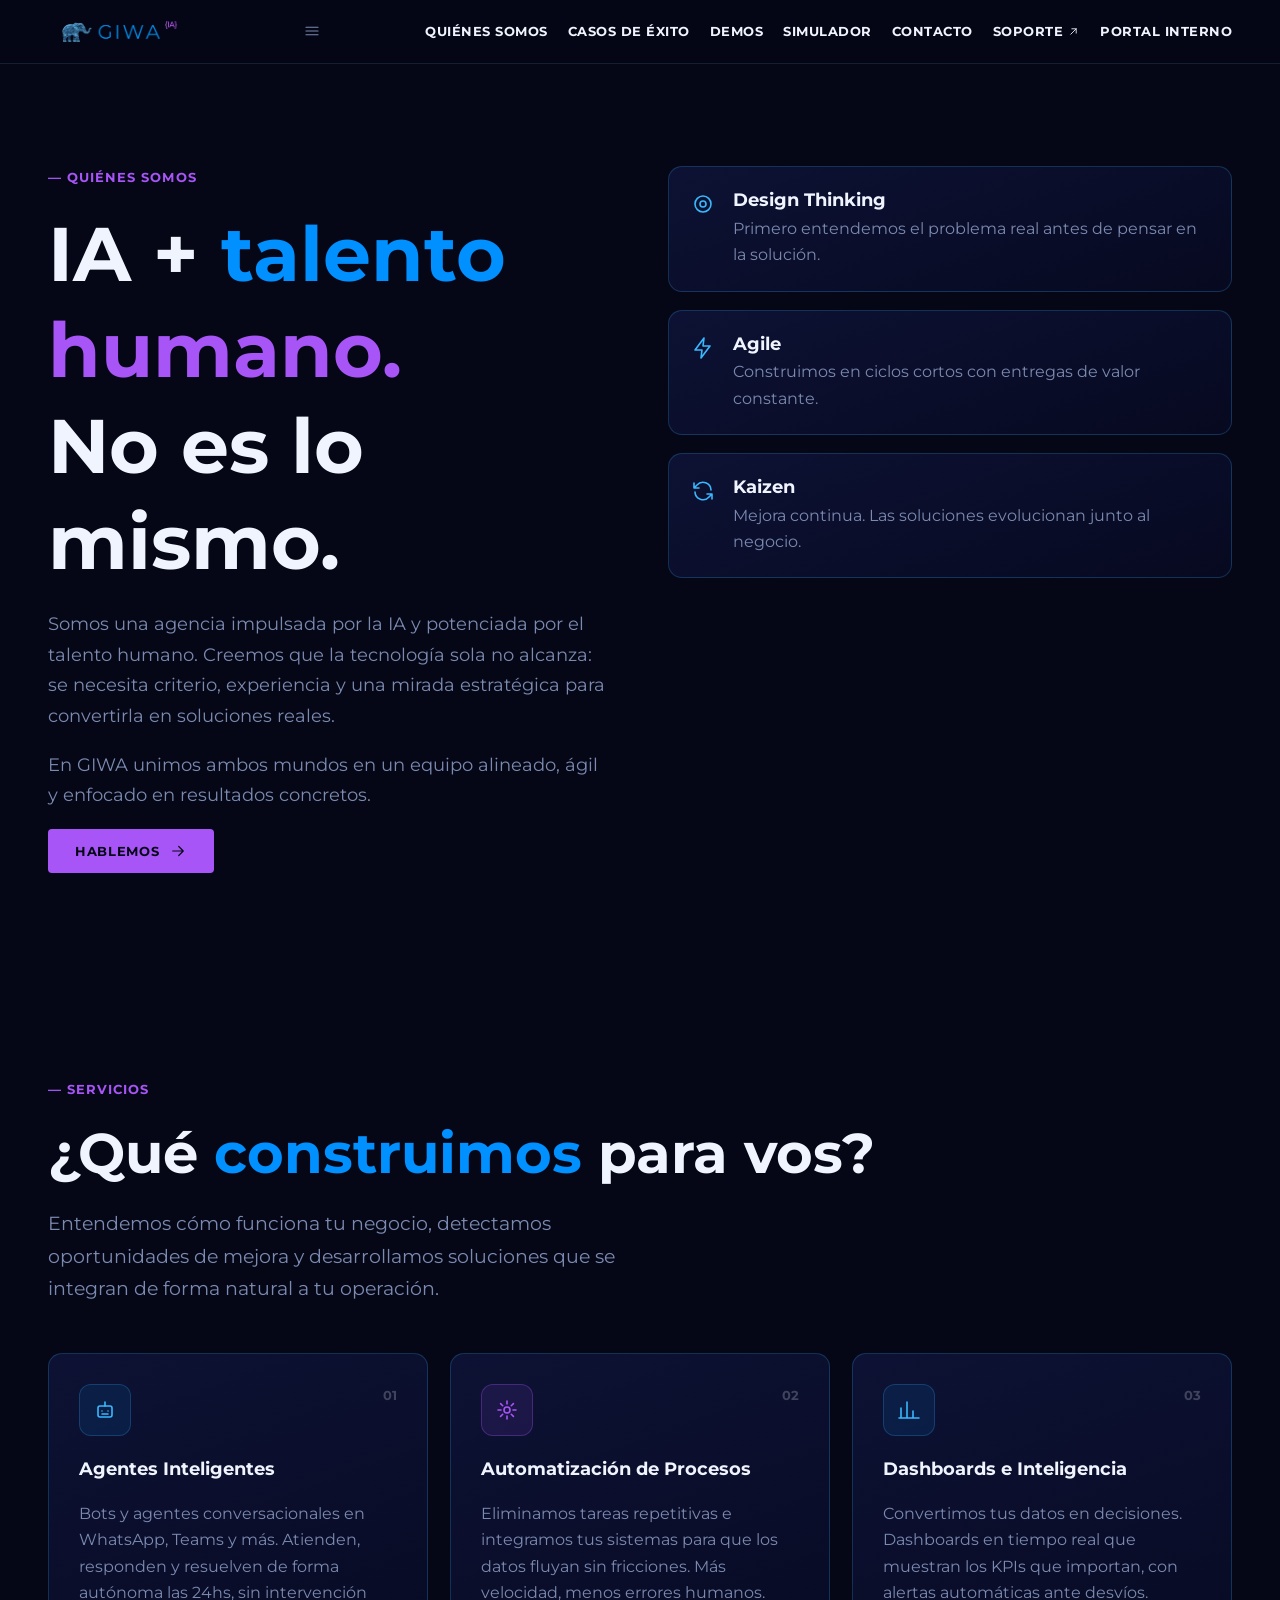
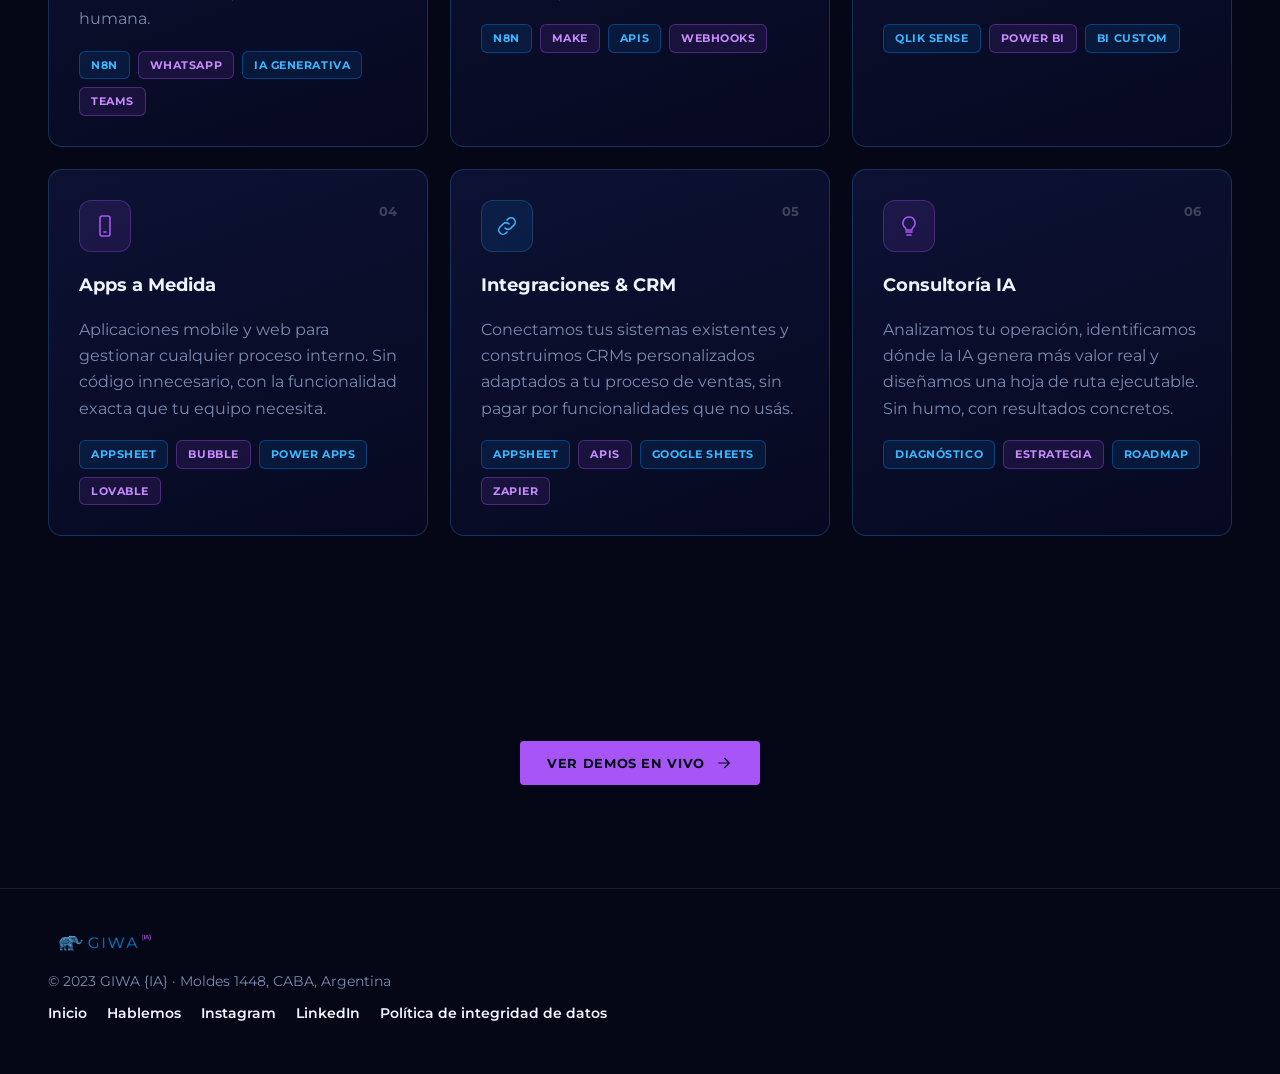
<file: quienes-somos/index.html>
<!doctype html>
<html lang="es">
<head>
<meta charset="utf-8">
<meta name="viewport" content="width=device-width, initial-scale=1">
<title>Quiénes somos · GIWA {IA}</title>
<meta name="description" content="Agencia impulsada por la IA y potenciada por el talento humano.">
<link rel="preconnect" href="https://fonts.googleapis.com">
<link rel="stylesheet" href="https://fonts.googleapis.com/css2?family=Montserrat:wght@400;500;600;700&display=swap">
<link rel="stylesheet" href="../assets/site.css">
<script src="../assets/site.js" defer></script>
</head>
<body>
<header class="top">
  <a class="marca" href="../"><img src="../assets/img/logo.png" alt="GIWA {IA}" width="150" height="35"></a>
  <button class="menu-btn btn-ico" type="button" aria-label="Abrir menú" aria-expanded="false"><svg class="ico" viewBox="0 0 24 24" aria-hidden="true"><path d="M4 7h16M4 12h16M4 17h16"/></svg></button>
  <nav>
    <a href="../quienes-somos/">Quiénes somos</a>
    <a href="../quienes-somos/casos-de-exito/">Casos de éxito</a>
    <a href="../demos/">Demos</a>
    <a href="../simulador/">Simulador</a>
    <a href="../contacto/">Contacto</a>
    <a href="https://script.google.com/macros/s/AKfycbxeIOlZVxVS6gSBbCpGdvgHEyFpAbI5qOc8JggbjmXZUAk15k1bq_JUIMF8pg2h7xgF/exec" target="_blank" rel="noopener">Soporte <svg class="ico" viewBox="0 0 24 24" aria-hidden="true"><path d="M7 17 17 7M9 7h8v8"/></svg></a>
    <a href="../portal-interno/">Portal interno</a>
  </nav>
</header>
<main>
<section class="sec-w dos">
  <div>
    <p class="sec">Quiénes somos</p>
    <h1>IA + <em class="az">talento</em> <em class="vi">humano.</em><br>No es lo mismo.</h1>
    <p>Somos una agencia impulsada por la IA y potenciada por el talento humano. Creemos que la tecnología sola no alcanza: se necesita criterio, experiencia y una mirada estratégica para convertirla en soluciones reales.</p>
    <p>En GIWA unimos ambos mundos en un equipo alineado, ágil y enfocado en resultados concretos.</p>
    <a class="btn bp" href="../contacto/">Hablemos <svg class="ico" viewBox="0 0 24 24" aria-hidden="true"><path d="M5 12h14M13 6l6 6-6 6"/></svg></a>
  </div>
  <div class="valores"><div class="valor"><svg class="ico" viewBox="0 0 24 24" aria-hidden="true"><circle cx="12" cy="12" r="8"/><circle cx="12" cy="12" r="3"/></svg><div><h3>Design Thinking</h3><p>Primero entendemos el problema real antes de pensar en la solución.</p></div></div><div class="valor"><svg class="ico" viewBox="0 0 24 24" aria-hidden="true"><path d="M13 2 4 14h7l-1 8 9-12h-7z"/></svg><div><h3>Agile</h3><p>Construimos en ciclos cortos con entregas de valor constante.</p></div></div><div class="valor"><svg class="ico" viewBox="0 0 24 24" aria-hidden="true"><path d="M20 11a8 8 0 0 0-14-5L3 9M3 4v5h5M4 13a8 8 0 0 0 14 5l3-3M21 20v-5h-5"/></svg><div><h3>Kaizen</h3><p>Mejora continua. Las soluciones evolucionan junto al negocio.</p></div></div></div>
</section>
<section class="sec-w">
  <p class="sec">Servicios</p>
  <h2>¿Qué <em class="az">construimos</em> para vos?</h2>
  <p class="lead">Entendemos cómo funciona tu negocio, detectamos oportunidades de mejora y desarrollamos soluciones que se integran de forma natural a tu operación.</p>
  <div class="grid3"><article class="card serv"><div class="serv-top"><span class="tile"><svg class="ico" viewBox="0 0 24 24" aria-hidden="true"><rect x="5" y="8" width="14" height="11" rx="2"/><path d="M12 8V4M9 13h.01M15 13h.01M9 16h6"/></svg></span><span class="num">01</span></div><h3>Agentes Inteligentes</h3><p>Bots y agentes conversacionales en WhatsApp, Teams y más. Atienden, responden y resuelven de forma autónoma las 24hs, sin intervención humana.</p><p class="tags"><span class="tag az">n8n</span><span class="tag vi">WhatsApp</span><span class="tag az">IA generativa</span><span class="tag vi">Teams</span></p></article><article class="card serv"><div class="serv-top"><span class="tile"><svg class="ico" viewBox="0 0 24 24" aria-hidden="true"><circle cx="12" cy="12" r="3"/><path d="M12 3v3M12 18v3M3 12h3M18 12h3M5.6 5.6l2.1 2.1M16.3 16.3l2.1 2.1M18.4 5.6l-2.1 2.1M7.7 16.3l-2.1 2.1"/></svg></span><span class="num">02</span></div><h3>Automatización de Procesos</h3><p>Eliminamos tareas repetitivas e integramos tus sistemas para que los datos fluyan sin fricciones. Más velocidad, menos errores humanos.</p><p class="tags"><span class="tag az">n8n</span><span class="tag vi">Make</span><span class="tag az">APIs</span><span class="tag vi">Webhooks</span></p></article><article class="card serv"><div class="serv-top"><span class="tile"><svg class="ico" viewBox="0 0 24 24" aria-hidden="true"><path d="M4 20V10M10 20V4M16 20v-7M22 20H2"/></svg></span><span class="num">03</span></div><h3>Dashboards e Inteligencia</h3><p>Convertimos tus datos en decisiones. Dashboards en tiempo real que muestran los KPIs que importan, con alertas automáticas ante desvíos.</p><p class="tags"><span class="tag az">Qlik Sense</span><span class="tag vi">Power BI</span><span class="tag az">BI custom</span></p></article><article class="card serv"><div class="serv-top"><span class="tile"><svg class="ico" viewBox="0 0 24 24" aria-hidden="true"><rect x="7" y="2" width="10" height="20" rx="2"/><path d="M11 18h2"/></svg></span><span class="num">04</span></div><h3>Apps a Medida</h3><p>Aplicaciones mobile y web para gestionar cualquier proceso interno. Sin código innecesario, con la funcionalidad exacta que tu equipo necesita.</p><p class="tags"><span class="tag az">AppSheet</span><span class="tag vi">Bubble</span><span class="tag az">Power Apps</span><span class="tag vi">Lovable</span></p></article><article class="card serv"><div class="serv-top"><span class="tile"><svg class="ico" viewBox="0 0 24 24" aria-hidden="true"><path d="M10 14a4 4 0 0 0 6 0l3-3a4 4 0 0 0-6-6l-1 1M14 10a4 4 0 0 0-6 0l-3 3a4 4 0 0 0 6 6l1-1"/></svg></span><span class="num">05</span></div><h3>Integraciones & CRM</h3><p>Conectamos tus sistemas existentes y construimos CRMs personalizados adaptados a tu proceso de ventas, sin pagar por funcionalidades que no usás.</p><p class="tags"><span class="tag az">AppSheet</span><span class="tag vi">APIs</span><span class="tag az">Google Sheets</span><span class="tag vi">Zapier</span></p></article><article class="card serv"><div class="serv-top"><span class="tile"><svg class="ico" viewBox="0 0 24 24" aria-hidden="true"><path d="M9 18h6M10 21h4M12 3a6 6 0 0 0-4 10.5c.8.8 1 1.5 1 2.5h6c0-1 .2-1.700 1-2.500A6 6 0 0 0 12 3z"/></svg></span><span class="num">06</span></div><h3>Consultoría IA</h3><p>Analizamos tu operación, identificamos dónde la IA genera más valor real y diseñamos una hoja de ruta ejecutable. Sin humo, con resultados concretos.</p><p class="tags"><span class="tag az">Diagnóstico</span><span class="tag vi">Estrategia</span><span class="tag az">Roadmap</span></p></article></div>
</section>
<section class="sec-w centro">
  <a class="btn bp" href="../demos/">Ver demos en vivo <svg class="ico" viewBox="0 0 24 24" aria-hidden="true"><path d="M5 12h14M13 6l6 6-6 6"/></svg></a>
</section>
</main>
<footer class="pie">
  <img src="../assets/img/logo.png" alt="GIWA {IA}" width="120" height="28">
  <p>© <span class="n">2023</span> GIWA {IA} · Moldes <span class="n">1448</span>, CABA, Argentina</p>
  <p class="pie-links">
    <a href="../">Inicio</a>
    <a href="../contacto/">Hablemos</a>
    <a href="https://www.instagram.com/Giwa.ia" target="_blank" rel="noopener">Instagram</a>
    <a href="https://www.linkedin.com/company/giwa-ia" target="_blank" rel="noopener">LinkedIn</a>
    <a href="../quienes-somos/politica-privacidad/">Política de integridad de datos</a>
  </p>
</footer>

</body>
</html>
</file>
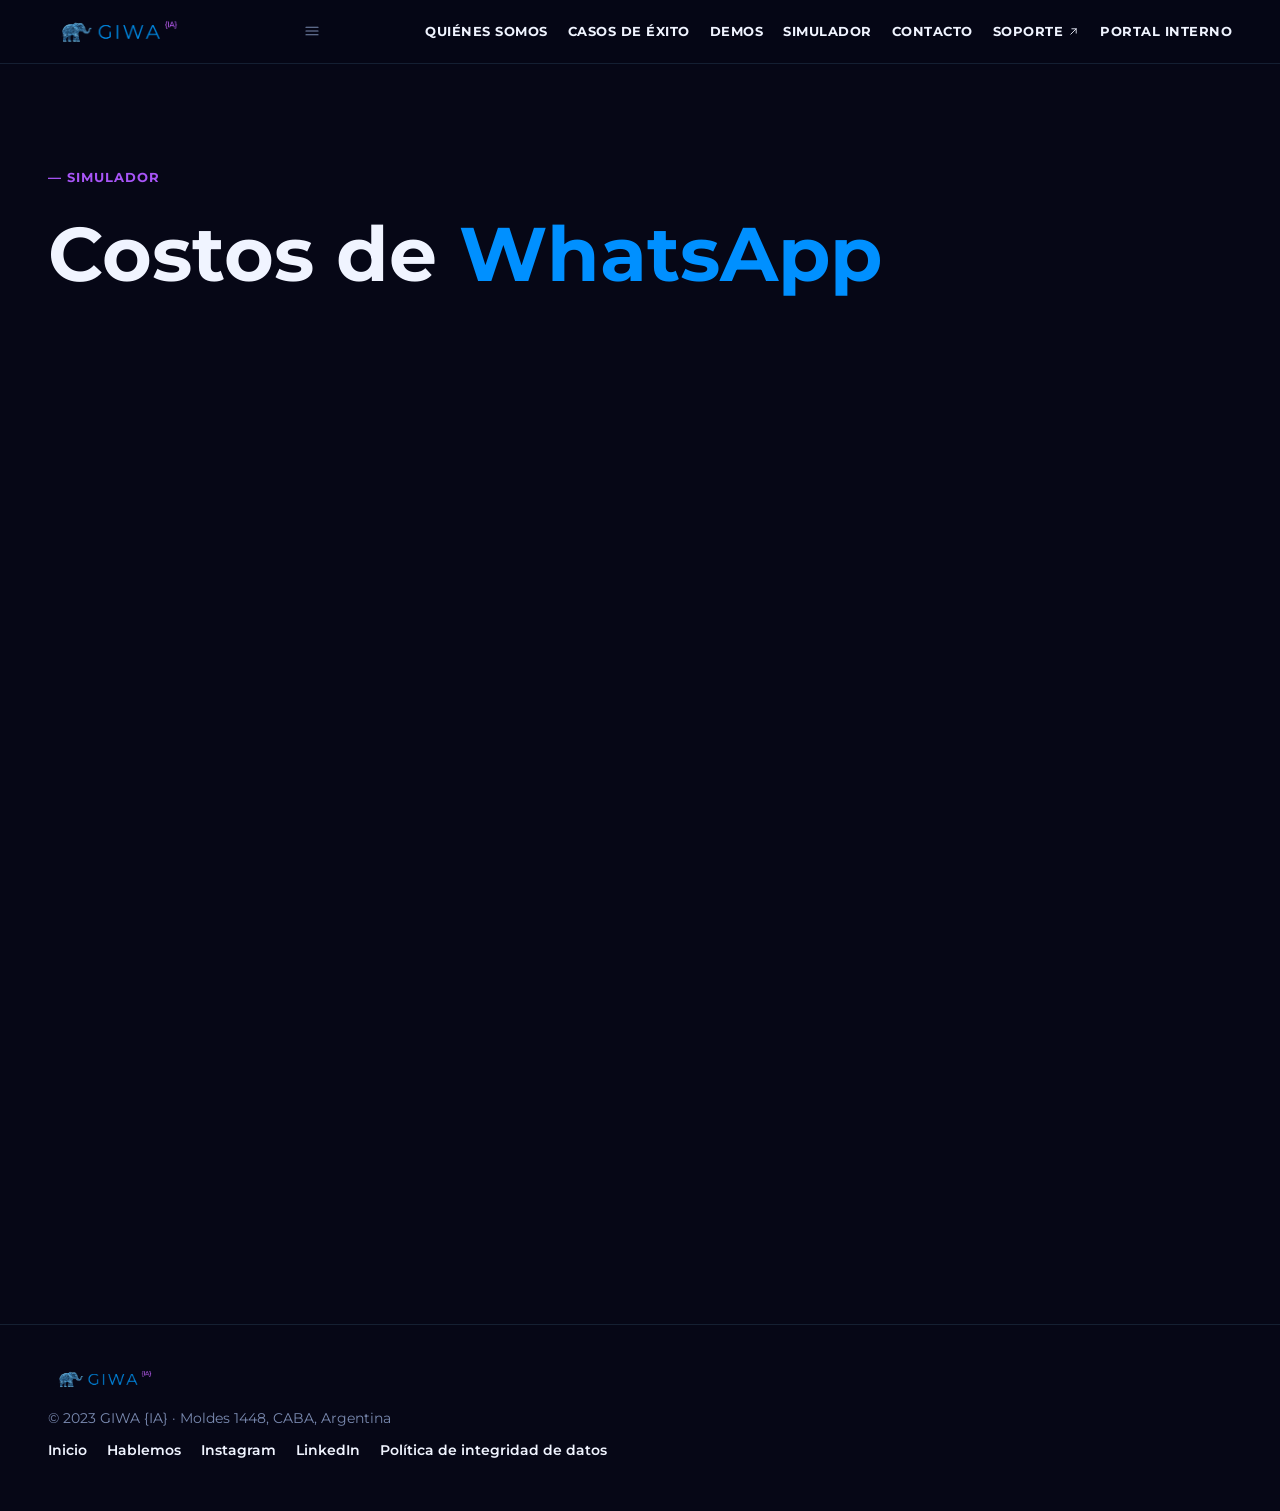
<file: simulador/index.html>
<!doctype html>
<html lang="es">
<head>
<meta charset="utf-8">
<meta name="viewport" content="width=device-width, initial-scale=1">
<title>Simulador de costos WhatsApp · GIWA {IA}</title>
<meta name="description" content="Calculá cuánto te costaría WhatsApp para tu negocio.">
<link rel="preconnect" href="https://fonts.googleapis.com">
<link rel="stylesheet" href="https://fonts.googleapis.com/css2?family=Montserrat:wght@400;500;600;700&display=swap">
<link rel="stylesheet" href="../assets/site.css">
<script src="../assets/site.js" defer></script>
</head>
<body>
<header class="top">
  <a class="marca" href="../"><img src="../assets/img/logo.png" alt="GIWA {IA}" width="150" height="35"></a>
  <button class="menu-btn btn-ico" type="button" aria-label="Abrir menú" aria-expanded="false"><svg class="ico" viewBox="0 0 24 24" aria-hidden="true"><path d="M4 7h16M4 12h16M4 17h16"/></svg></button>
  <nav>
    <a href="../quienes-somos/">Quiénes somos</a>
    <a href="../quienes-somos/casos-de-exito/">Casos de éxito</a>
    <a href="../demos/">Demos</a>
    <a href="../simulador/">Simulador</a>
    <a href="../contacto/">Contacto</a>
    <a href="https://script.google.com/macros/s/AKfycbxeIOlZVxVS6gSBbCpGdvgHEyFpAbI5qOc8JggbjmXZUAk15k1bq_JUIMF8pg2h7xgF/exec" target="_blank" rel="noopener">Soporte <svg class="ico" viewBox="0 0 24 24" aria-hidden="true"><path d="M7 17 17 7M9 7h8v8"/></svg></a>
    <a href="../portal-interno/">Portal interno</a>
  </nav>
</header>
<main>
<section class="sec-w">
  <p class="sec">Simulador</p>
  <h1>Costos de <em class="az">WhatsApp</em></h1>
  <iframe class="simu" src="https://crm.giwa-ia.com/simulador.html" width="100%" height="900" allow="clipboard-write" title="Simulador de costos WhatsApp"></iframe>
</section>
</main>
<footer class="pie">
  <img src="../assets/img/logo.png" alt="GIWA {IA}" width="120" height="28">
  <p>© <span class="n">2023</span> GIWA {IA} · Moldes <span class="n">1448</span>, CABA, Argentina</p>
  <p class="pie-links">
    <a href="../">Inicio</a>
    <a href="../contacto/">Hablemos</a>
    <a href="https://www.instagram.com/Giwa.ia" target="_blank" rel="noopener">Instagram</a>
    <a href="https://www.linkedin.com/company/giwa-ia" target="_blank" rel="noopener">LinkedIn</a>
    <a href="../quienes-somos/politica-privacidad/">Política de integridad de datos</a>
  </p>
</footer>

</body>
</html>
</file>
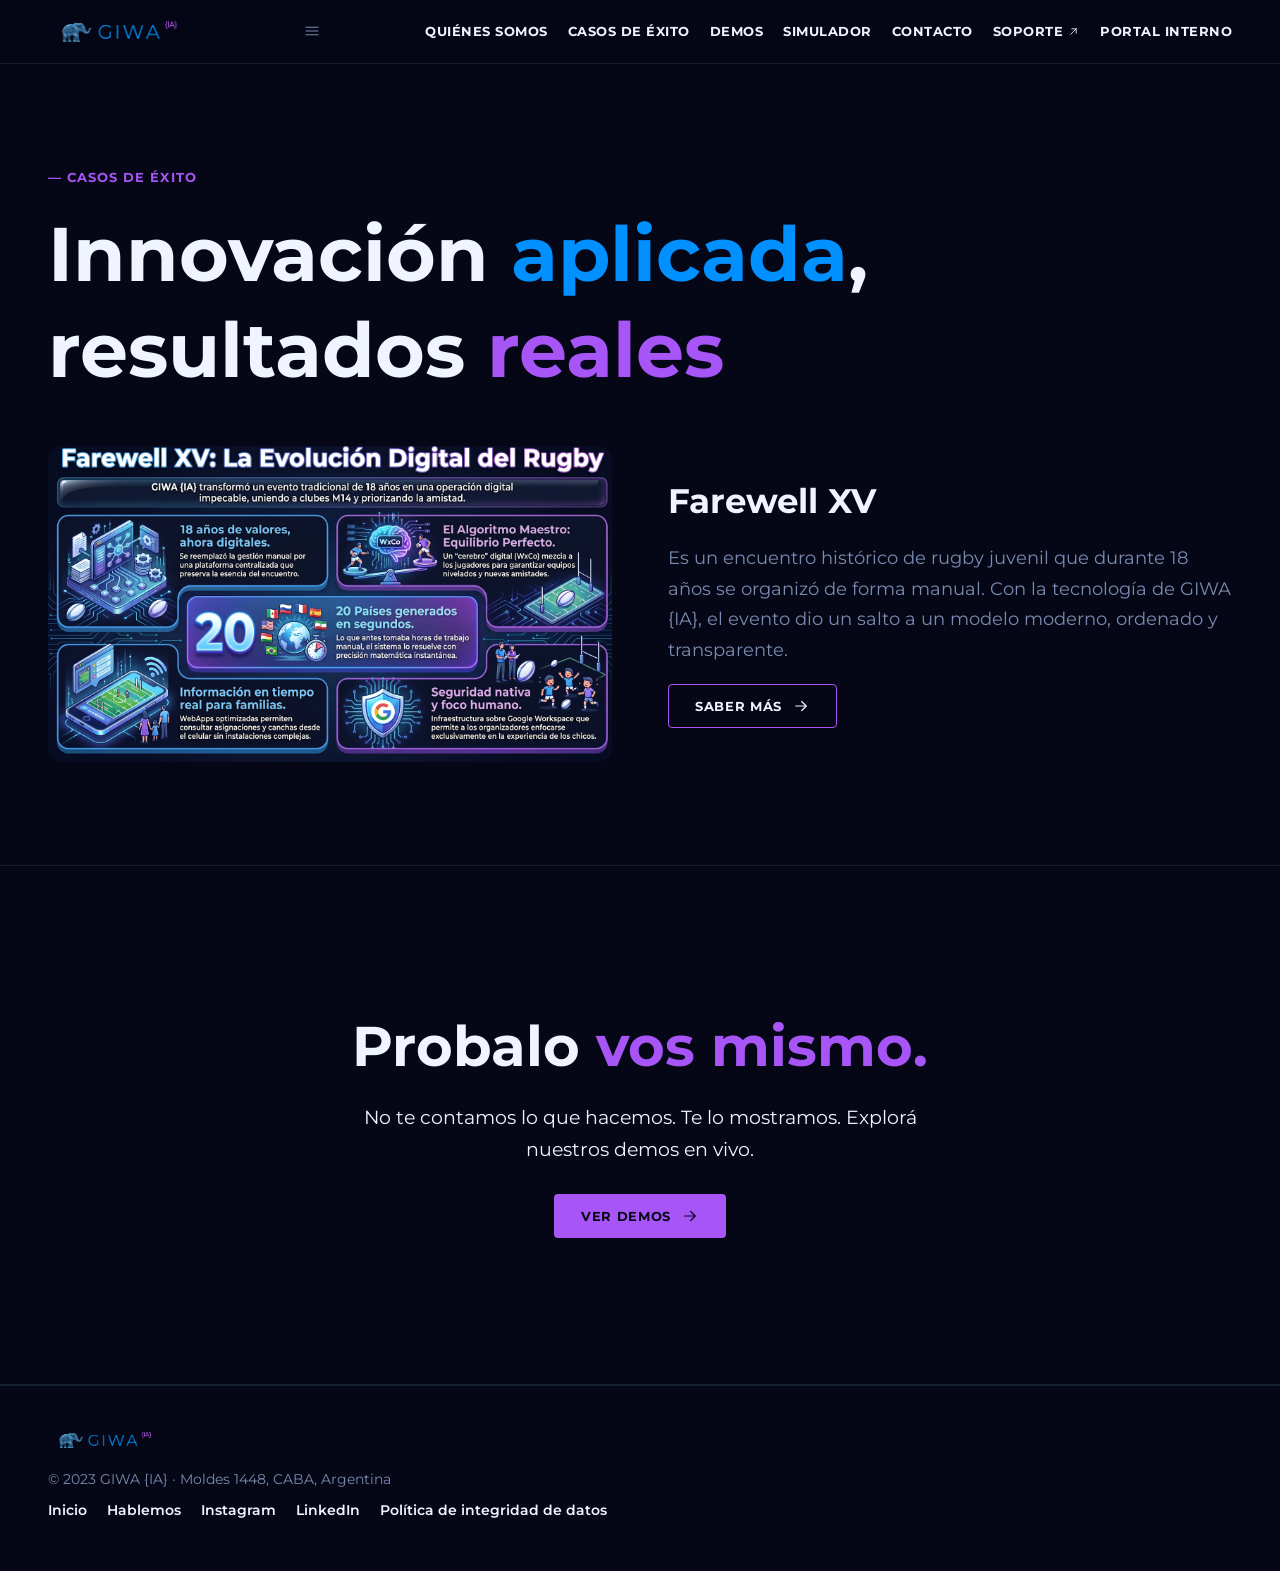
<file: quienes-somos/casos-de-exito/index.html>
<!doctype html>
<html lang="es">
<head>
<meta charset="utf-8">
<meta name="viewport" content="width=device-width, initial-scale=1">
<title>Casos de éxito · GIWA {IA}</title>
<meta name="description" content="Cómo distintas organizaciones modernizaron su manera de trabajar con GIWA.">
<link rel="preconnect" href="https://fonts.googleapis.com">
<link rel="stylesheet" href="https://fonts.googleapis.com/css2?family=Montserrat:wght@400;500;600;700&display=swap">
<link rel="stylesheet" href="../../assets/site.css">
<script src="../../assets/site.js" defer></script>
</head>
<body>
<header class="top">
  <a class="marca" href="../../"><img src="../../assets/img/logo.png" alt="GIWA {IA}" width="150" height="35"></a>
  <button class="menu-btn btn-ico" type="button" aria-label="Abrir menú" aria-expanded="false"><svg class="ico" viewBox="0 0 24 24" aria-hidden="true"><path d="M4 7h16M4 12h16M4 17h16"/></svg></button>
  <nav>
    <a href="../../quienes-somos/">Quiénes somos</a>
    <a href="../../quienes-somos/casos-de-exito/">Casos de éxito</a>
    <a href="../../demos/">Demos</a>
    <a href="../../simulador/">Simulador</a>
    <a href="../../contacto/">Contacto</a>
    <a href="https://script.google.com/macros/s/AKfycbxeIOlZVxVS6gSBbCpGdvgHEyFpAbI5qOc8JggbjmXZUAk15k1bq_JUIMF8pg2h7xgF/exec" target="_blank" rel="noopener">Soporte <svg class="ico" viewBox="0 0 24 24" aria-hidden="true"><path d="M7 17 17 7M9 7h8v8"/></svg></a>
    <a href="../../portal-interno/">Portal interno</a>
  </nav>
</header>
<main>
<section class="sec-w">
  <p class="sec">Casos de éxito</p>
  <h1>Innovación <em class="az">aplicada</em>, resultados <em class="vi">reales</em></h1>
  <article class="dos caso">
    <img src="../../assets/img/caso-farewell.png" alt="Farewell XV" loading="lazy">
    <div>
      <h2>Farewell XV</h2>
      <p>Es un encuentro histórico de rugby juvenil que durante <span class="n">18</span> años se organizó de forma manual. Con la tecnología de GIWA {IA}, el evento dio un salto a un modelo moderno, ordenado y transparente.</p>
      <a class="btn bg" href="../farewell/">Saber más <svg class="ico" viewBox="0 0 24 24" aria-hidden="true"><path d="M5 12h14M13 6l6 6-6 6"/></svg></a>
    </div>
  </article>
</section>
<section class="banda">
  <video class="banda-vid" data-src="../../assets/video/formacion.mp4" muted loop playsinline preload="none" aria-hidden="true"></video>
  <div class="banda-txt"><h2>Probalo <em class="vi">vos mismo.</em></h2>
  <p class="lead">No te contamos lo que hacemos. Te lo mostramos. Explorá nuestros demos en vivo.</p>
  <a class="btn bp" href="../../demos/">Ver demos <svg class="ico" viewBox="0 0 24 24" aria-hidden="true"><path d="M5 12h14M13 6l6 6-6 6"/></svg></a></div>
</section>
</main>
<footer class="pie">
  <img src="../../assets/img/logo.png" alt="GIWA {IA}" width="120" height="28">
  <p>© <span class="n">2023</span> GIWA {IA} · Moldes <span class="n">1448</span>, CABA, Argentina</p>
  <p class="pie-links">
    <a href="../../">Inicio</a>
    <a href="../../contacto/">Hablemos</a>
    <a href="https://www.instagram.com/Giwa.ia" target="_blank" rel="noopener">Instagram</a>
    <a href="https://www.linkedin.com/company/giwa-ia" target="_blank" rel="noopener">LinkedIn</a>
    <a href="../../quienes-somos/politica-privacidad/">Política de integridad de datos</a>
  </p>
</footer>

</body>
</html>
</file>
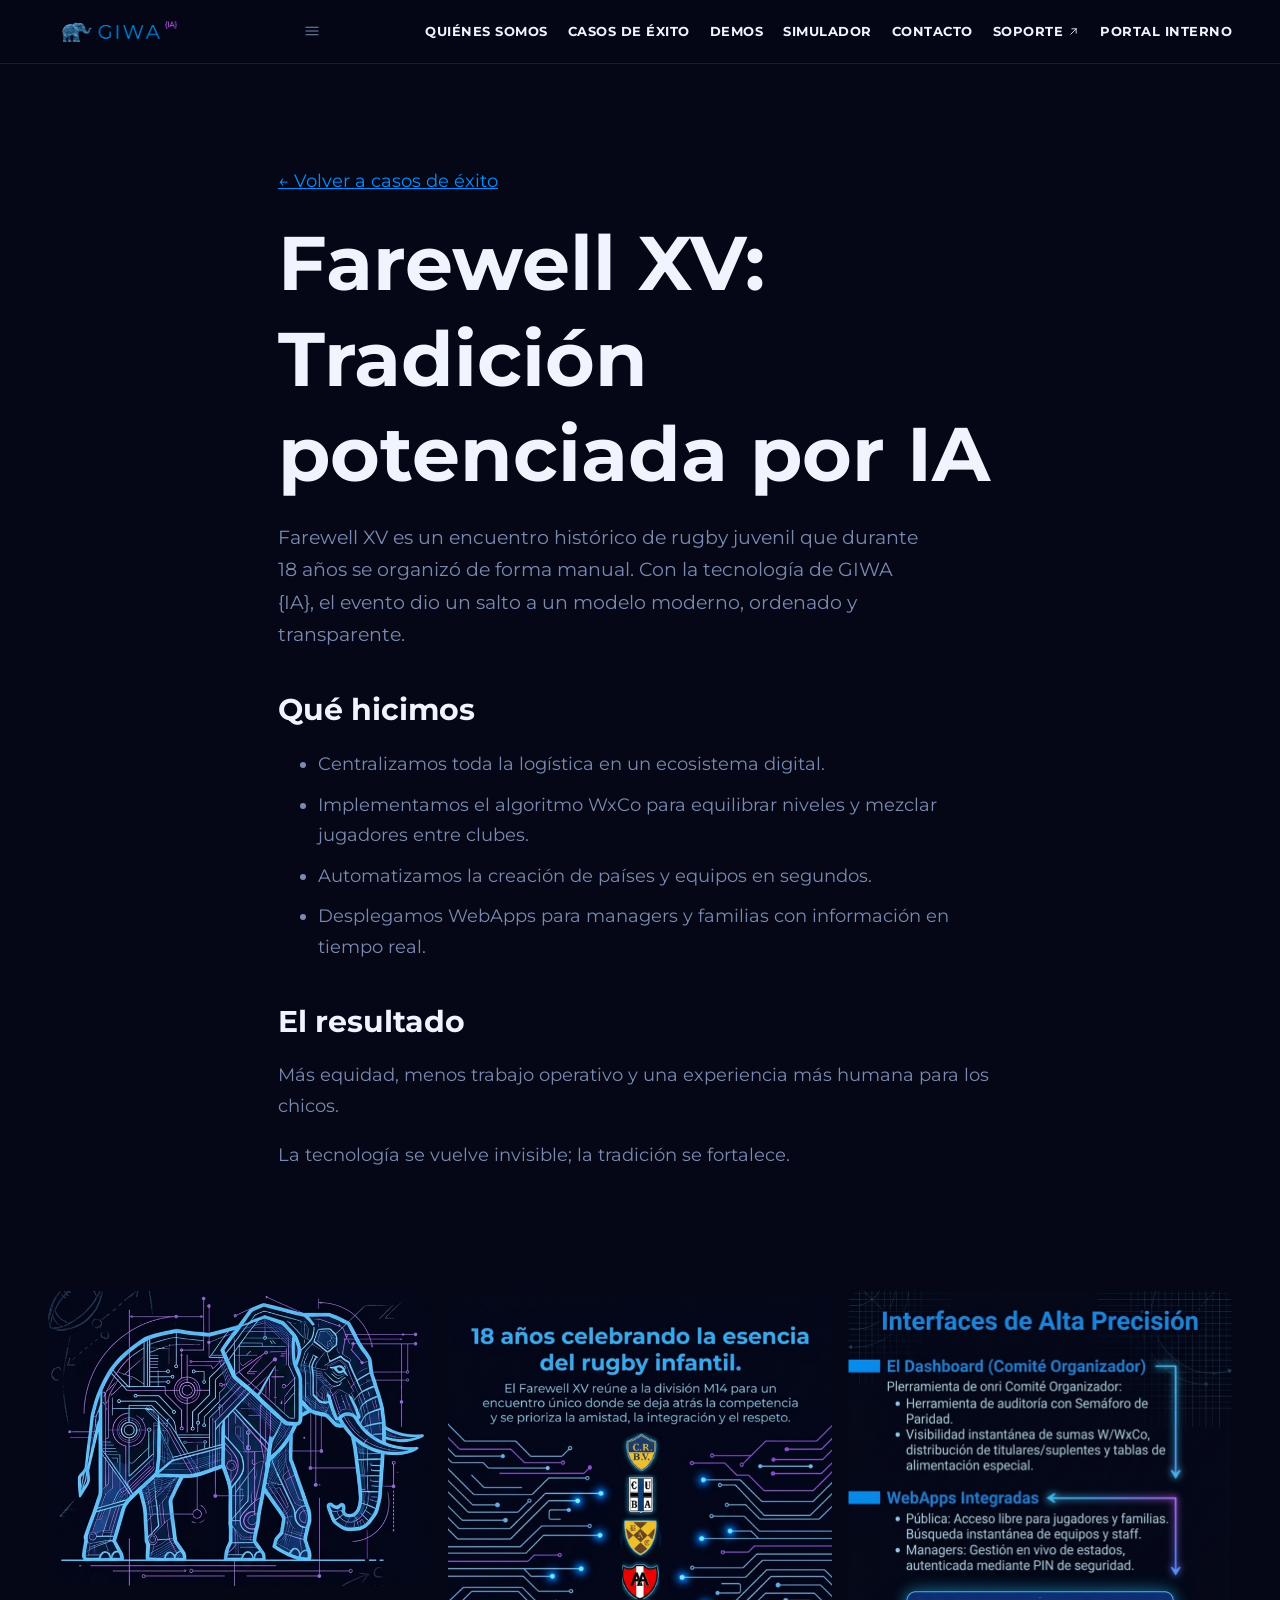
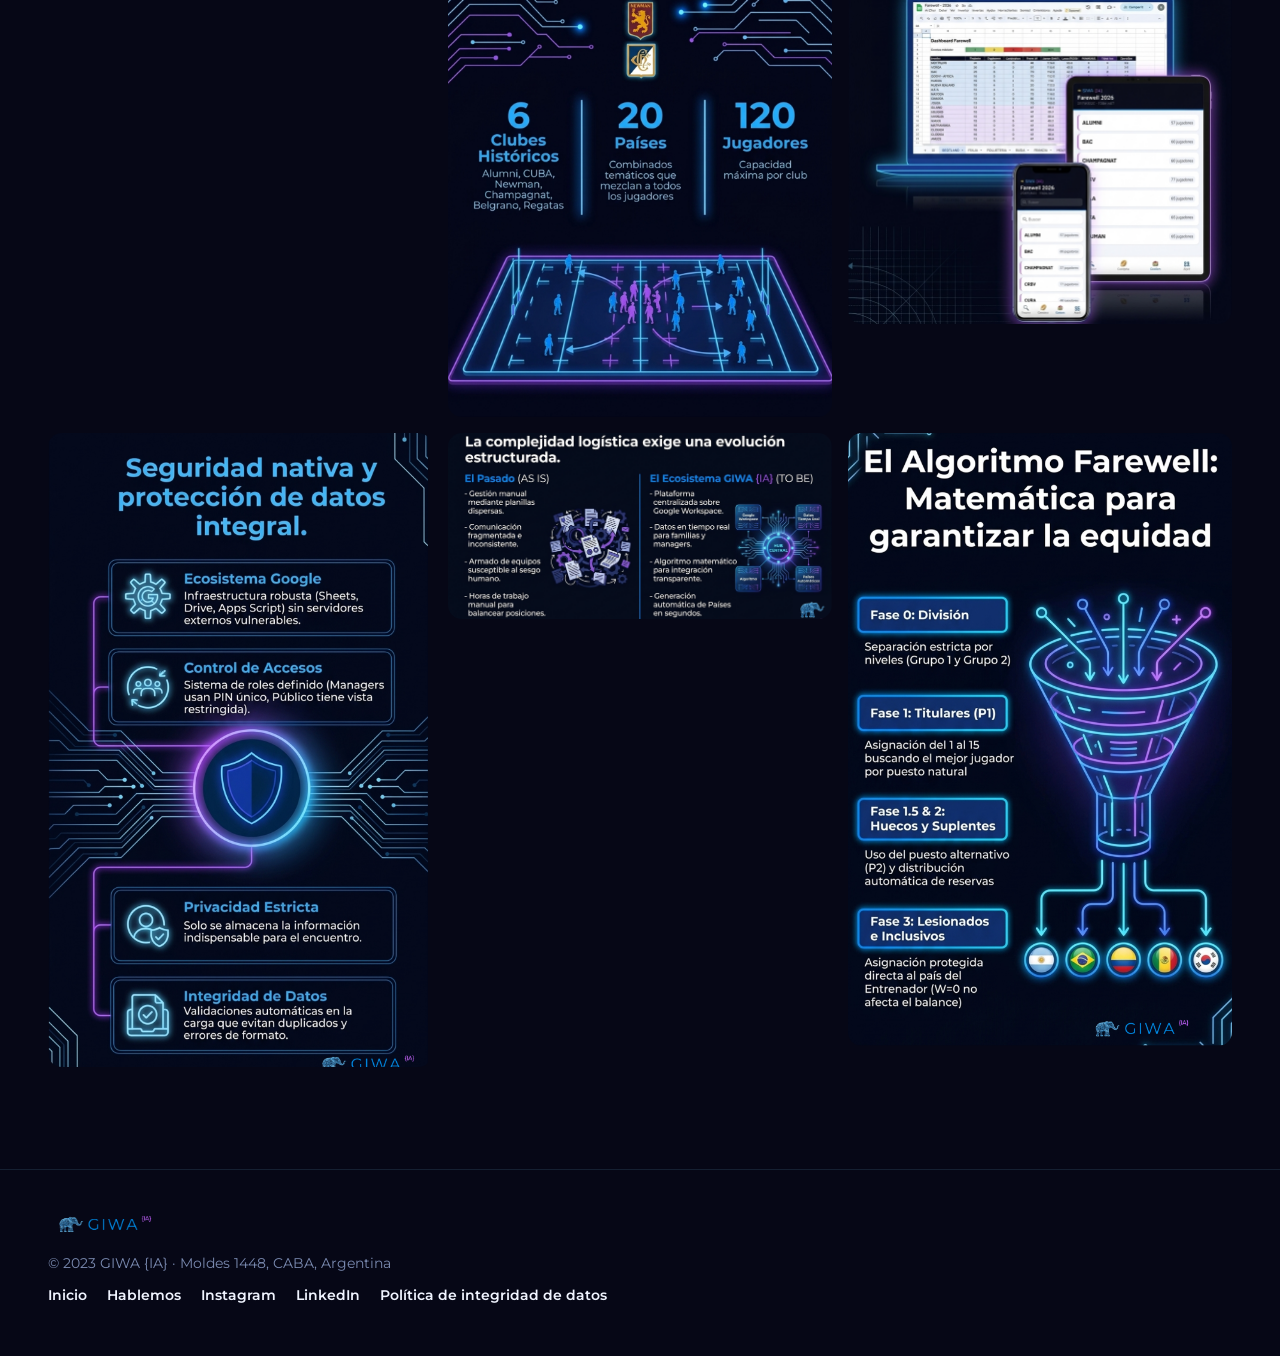
<file: quienes-somos/farewell/index.html>
<!doctype html>
<html lang="es">
<head>
<meta charset="utf-8">
<meta name="viewport" content="width=device-width, initial-scale=1">
<title>Farewell XV · GIWA {IA}</title>
<meta name="description" content="Farewell XV: tradición potenciada por IA.">
<link rel="preconnect" href="https://fonts.googleapis.com">
<link rel="stylesheet" href="https://fonts.googleapis.com/css2?family=Montserrat:wght@400;500;600;700&display=swap">
<link rel="stylesheet" href="../../assets/site.css">
<script src="../../assets/site.js" defer></script>
</head>
<body>
<header class="top">
  <a class="marca" href="../../"><img src="../../assets/img/logo.png" alt="GIWA {IA}" width="150" height="35"></a>
  <button class="menu-btn btn-ico" type="button" aria-label="Abrir menú" aria-expanded="false"><svg class="ico" viewBox="0 0 24 24" aria-hidden="true"><path d="M4 7h16M4 12h16M4 17h16"/></svg></button>
  <nav>
    <a href="../../quienes-somos/">Quiénes somos</a>
    <a href="../../quienes-somos/casos-de-exito/">Casos de éxito</a>
    <a href="../../demos/">Demos</a>
    <a href="../../simulador/">Simulador</a>
    <a href="../../contacto/">Contacto</a>
    <a href="https://script.google.com/macros/s/AKfycbxeIOlZVxVS6gSBbCpGdvgHEyFpAbI5qOc8JggbjmXZUAk15k1bq_JUIMF8pg2h7xgF/exec" target="_blank" rel="noopener">Soporte <svg class="ico" viewBox="0 0 24 24" aria-hidden="true"><path d="M7 17 17 7M9 7h8v8"/></svg></a>
    <a href="../../portal-interno/">Portal interno</a>
  </nav>
</header>
<main>
<section class="sec-w lectura">
  <p><a href="../casos-de-exito/">← Volver a casos de éxito</a></p>
  <h1>Farewell XV: Tradición potenciada por IA</h1>
  <p class="lead">Farewell XV es un encuentro histórico de rugby juvenil que durante <span class="n">18</span> años se organizó de forma manual. Con la tecnología de GIWA {IA}, el evento dio un salto a un modelo moderno, ordenado y transparente.</p>
  <h2>Qué hicimos</h2>
  <ul>
    <li>Centralizamos toda la logística en un ecosistema digital.</li>
    <li>Implementamos el algoritmo WxCo para equilibrar niveles y mezclar jugadores entre clubes.</li>
    <li>Automatizamos la creación de países y equipos en segundos.</li>
    <li>Desplegamos WebApps para managers y familias con información en tiempo real.</li>
  </ul>
  <h2>El resultado</h2>
  <p>Más equidad, menos trabajo operativo y una experiencia más humana para los chicos.</p>
  <p>La tecnología se vuelve invisible; la tradición se fortalece.</p>
</section>
<section class="sec-w galeria"><img src="../../assets/img/farewell-1.png" alt="Farewell XV, imagen 1" loading="lazy"><img src="../../assets/img/farewell-2.png" alt="Farewell XV, imagen 2" loading="lazy"><img src="../../assets/img/farewell-3.png" alt="Farewell XV, imagen 3" loading="lazy"><img src="../../assets/img/farewell-4.png" alt="Farewell XV, imagen 4" loading="lazy"><img src="../../assets/img/farewell-5.png" alt="Farewell XV, imagen 5" loading="lazy"><img src="../../assets/img/farewell-6.png" alt="Farewell XV, imagen 6" loading="lazy"></section>
</main>
<footer class="pie">
  <img src="../../assets/img/logo.png" alt="GIWA {IA}" width="120" height="28">
  <p>© <span class="n">2023</span> GIWA {IA} · Moldes <span class="n">1448</span>, CABA, Argentina</p>
  <p class="pie-links">
    <a href="../../">Inicio</a>
    <a href="../../contacto/">Hablemos</a>
    <a href="https://www.instagram.com/Giwa.ia" target="_blank" rel="noopener">Instagram</a>
    <a href="https://www.linkedin.com/company/giwa-ia" target="_blank" rel="noopener">LinkedIn</a>
    <a href="../../quienes-somos/politica-privacidad/">Política de integridad de datos</a>
  </p>
</footer>

</body>
</html>
</file>
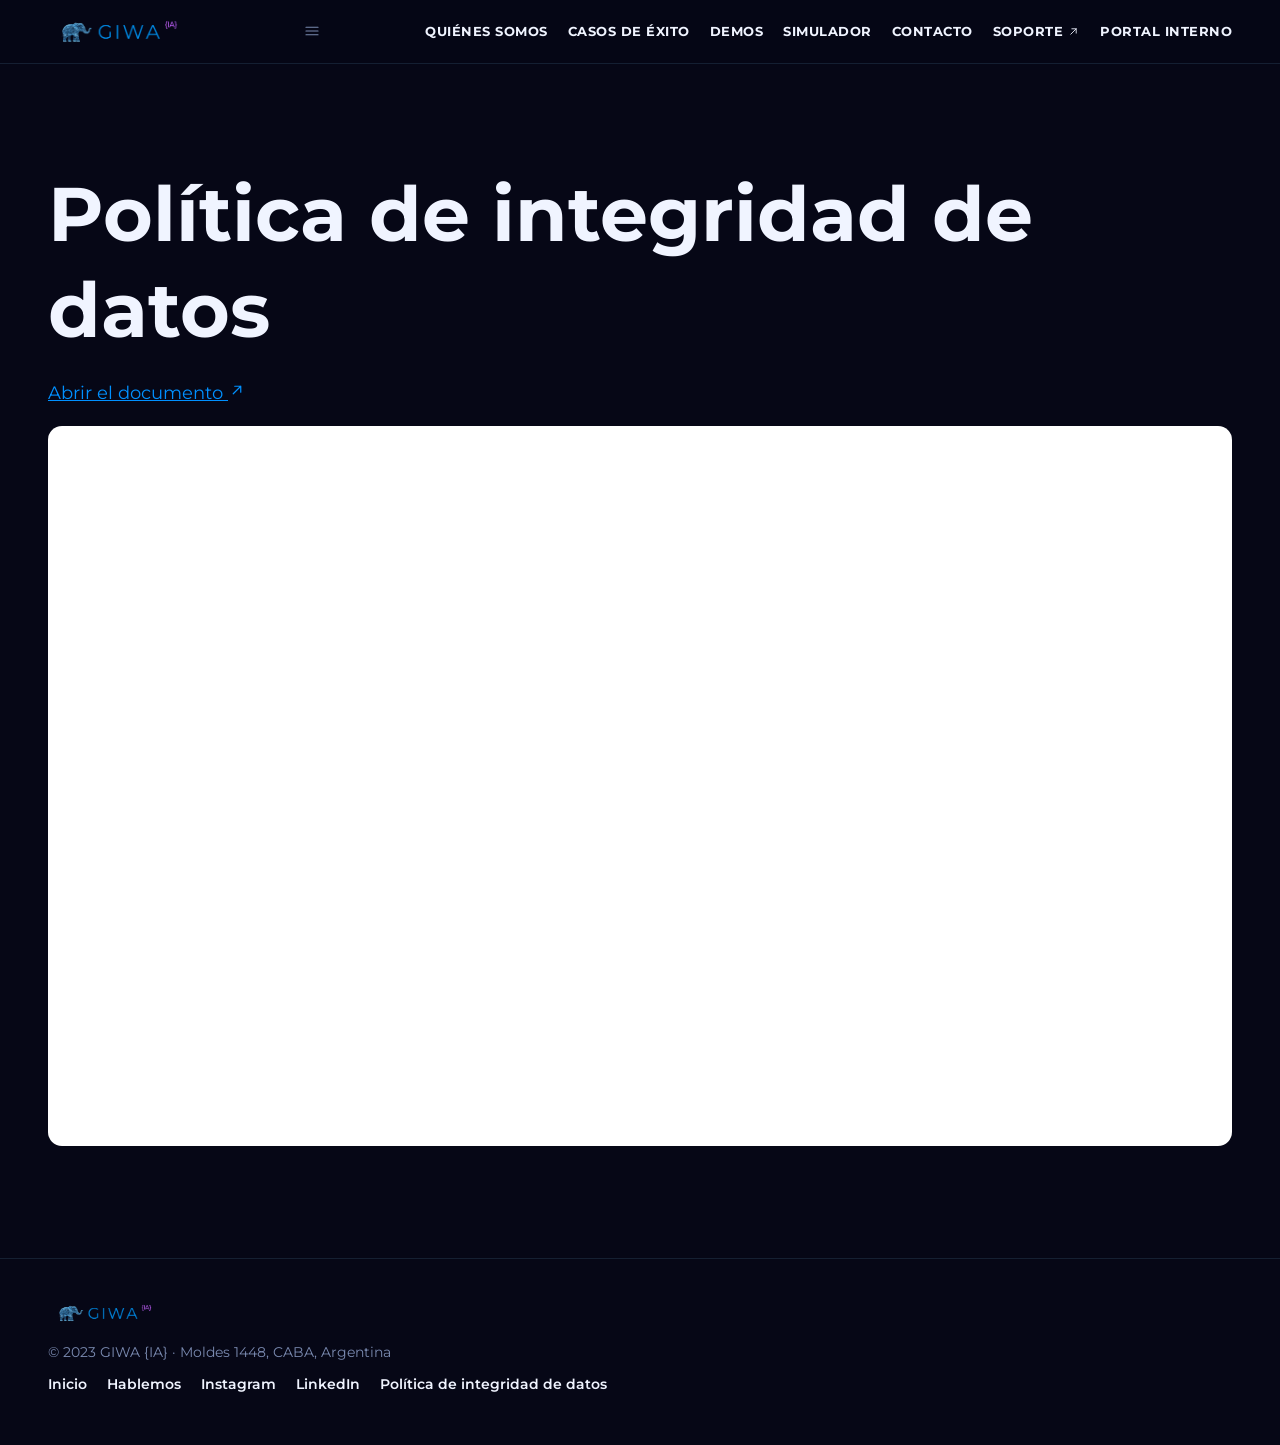
<file: quienes-somos/politica-privacidad/index.html>
<!doctype html>
<html lang="es">
<head>
<meta charset="utf-8">
<meta name="viewport" content="width=device-width, initial-scale=1">
<title>Política de integridad de datos · GIWA {IA}</title>
<meta name="description" content="Política de integridad de datos de GIWA {IA}.">
<link rel="preconnect" href="https://fonts.googleapis.com">
<link rel="stylesheet" href="https://fonts.googleapis.com/css2?family=Montserrat:wght@400;500;600;700&display=swap">
<link rel="stylesheet" href="../../assets/site.css">
<script src="../../assets/site.js" defer></script>
</head>
<body>
<header class="top">
  <a class="marca" href="../../"><img src="../../assets/img/logo.png" alt="GIWA {IA}" width="150" height="35"></a>
  <button class="menu-btn btn-ico" type="button" aria-label="Abrir menú" aria-expanded="false"><svg class="ico" viewBox="0 0 24 24" aria-hidden="true"><path d="M4 7h16M4 12h16M4 17h16"/></svg></button>
  <nav>
    <a href="../../quienes-somos/">Quiénes somos</a>
    <a href="../../quienes-somos/casos-de-exito/">Casos de éxito</a>
    <a href="../../demos/">Demos</a>
    <a href="../../simulador/">Simulador</a>
    <a href="../../contacto/">Contacto</a>
    <a href="https://script.google.com/macros/s/AKfycbxeIOlZVxVS6gSBbCpGdvgHEyFpAbI5qOc8JggbjmXZUAk15k1bq_JUIMF8pg2h7xgF/exec" target="_blank" rel="noopener">Soporte <svg class="ico" viewBox="0 0 24 24" aria-hidden="true"><path d="M7 17 17 7M9 7h8v8"/></svg></a>
    <a href="../../portal-interno/">Portal interno</a>
  </nav>
</header>
<main>
<section class="sec-w">
  <h1>Política de integridad de datos</h1>
  <p><a href="https://docs.google.com/document/d/19aiFT1E41o_L4x8x-9YOYZIZjxdANFClm0hVQWQiLHU" target="_blank" rel="noopener">Abrir el documento <svg class="ico" viewBox="0 0 24 24" aria-hidden="true"><path d="M7 17 17 7M9 7h8v8"/></svg></a></p>
  <iframe class="doc" src="https://docs.google.com/document/d/19aiFT1E41o_L4x8x-9YOYZIZjxdANFClm0hVQWQiLHU/preview" title="Política de integridad de datos" loading="lazy"></iframe>
</section>
</main>
<footer class="pie">
  <img src="../../assets/img/logo.png" alt="GIWA {IA}" width="120" height="28">
  <p>© <span class="n">2023</span> GIWA {IA} · Moldes <span class="n">1448</span>, CABA, Argentina</p>
  <p class="pie-links">
    <a href="../../">Inicio</a>
    <a href="../../contacto/">Hablemos</a>
    <a href="https://www.instagram.com/Giwa.ia" target="_blank" rel="noopener">Instagram</a>
    <a href="https://www.linkedin.com/company/giwa-ia" target="_blank" rel="noopener">LinkedIn</a>
    <a href="../../quienes-somos/politica-privacidad/">Política de integridad de datos</a>
  </p>
</footer>

</body>
</html>
</file>
<file: assets/site.css>
:root{
  --bg:#060716; --card:#0a0d26; --bg3:#141a3f; --sup-modal:#052342; --borde-luz:#1A3DB4;
  --b-tenue:rgba(132,210,255,.12); --b-suave:rgba(58,184,255,.22);
  --tx:#f0f4ff; --mt:#7a8ab0; --azul:#0090FF; --violeta:#A855F7; --celeste:#3AB8FF; --rd:#ff6b6b; --ok:#3ecf8e;
  --azul-a:rgba(0,144,255,.1); --violeta-a:rgba(168,85,247,.1);
  --r:14px; --r-btn:4px; --mono:"Courier New",Courier,monospace;
}
*{box-sizing:border-box}
html{scroll-behavior:smooth}
body{margin:0;background:var(--bg);color:var(--mt);font:400 18px/1.7 Montserrat,Arial,sans-serif;overflow-x:hidden}
body.sin-scroll{overflow:hidden}
img{max-width:100%;height:auto;display:block}
a{color:var(--azul)}
h1,h2,h3{margin:0 0 20px;color:var(--tx);font-weight:700;line-height:1.26}
h1{font-size:clamp(40px,6.4vw,76px)}
h2{font-size:clamp(32px,4.6vw,56px)}
h3{font-size:18px}
em{font-style:normal}
em.az{color:var(--azul)}
em.vi{color:var(--violeta)}
p{margin:0 0 18px}
.nota{font-size:14px;color:var(--mt)}
.aire{margin-top:32px}
.lead{font-size:19px;max-width:640px}
.sec{font-size:13px;font-weight:700;color:var(--violeta);text-transform:uppercase;letter-spacing:.08em;margin-bottom:18px}
.sec::before{content:"— "}
.ico{width:18px;height:18px;fill:none;stroke:currentColor;stroke-width:1.6;stroke-linecap:round;stroke-linejoin:round;flex:none}

/* Menú */
.top{position:sticky;top:0;z-index:5;display:flex;align-items:center;justify-content:space-between;gap:12px 24px;flex-wrap:wrap;padding:14px clamp(16px,4vw,48px);background:rgba(6,7,22,.78);backdrop-filter:blur(14px);-webkit-backdrop-filter:blur(14px);border-bottom:1px solid var(--b-tenue)}
.marca img{width:150px}
.top nav{display:flex;flex-wrap:wrap;gap:6px 20px}
.top nav a{display:inline-flex;align-items:center;gap:4px;color:var(--tx);text-decoration:none;font-size:12.5px;font-weight:700;text-transform:uppercase;letter-spacing:.04em;transition:color .2s}
.top nav a:hover{color:var(--azul)}
.top nav .ico{width:13px;height:13px}
.menu-btn{display:none}

/* Intro */
.intro{position:fixed;inset:0;z-index:50;display:flex;align-items:center;justify-content:center;background:#02030c;cursor:pointer;transition:opacity .8s}
.intro[hidden]{display:none}
.intro.fuera{opacity:0;pointer-events:none}
.intro video{width:100%;height:100%;object-fit:contain}
.intro .btn{position:absolute;right:24px;bottom:24px}

/* Portada */
.hero{position:relative;max-width:1280px;margin:0 auto;padding:clamp(40px,6vw,80px) clamp(16px,4vw,48px);display:grid;grid-template-columns:minmax(0,1.25fr) minmax(0,1fr);gap:32px;align-items:center;isolation:isolate;background:var(--bg)}
.hero::before{content:"";position:absolute;z-index:-1;right:0;top:-10%;width:60%;aspect-ratio:1;background:radial-gradient(circle,rgba(0,144,255,.2),rgba(168,85,247,.08) 45%,transparent 70%);animation:late 7s ease-in-out infinite}
.hero h1{animation:sube .9s both}
.hero .lead{animation:sube .9s .2s both}
.hero .btn{animation:sube .9s .35s both}
.etiqueta{display:inline-flex;align-items:center;gap:10px;margin-bottom:24px;padding:7px 14px;border:1px solid var(--violeta);border-radius:var(--r-btn);color:var(--tx);font-size:12px;font-weight:700;text-transform:uppercase;letter-spacing:.05em;animation:sube .9s both}
.punto{width:7px;height:7px;border-radius:50%;background:var(--violeta);animation:titila 1.8s infinite}
.hero-marco{justify-self:center;width:100%;max-width:480px;aspect-ratio:1/1.05;overflow:hidden;mix-blend-mode:screen;-webkit-mask-image:linear-gradient(90deg,transparent,#000 7%,#000 93%,transparent),linear-gradient(transparent,#000 7%,#000 93%,transparent);-webkit-mask-composite:source-in;mask-image:linear-gradient(90deg,transparent,#000 7%,#000 93%,transparent),linear-gradient(transparent,#000 7%,#000 93%,transparent);mask-composite:intersect;animation:flota 7s ease-in-out infinite}
.hero-vid{width:100%;height:100%;object-fit:cover;display:block}

/* Marquesina */
.marq{overflow:hidden;border-block:1px solid var(--b-tenue);padding:16px 0;-webkit-mask-image:linear-gradient(90deg,transparent,#000 8%,#000 92%,transparent);mask-image:linear-gradient(90deg,transparent,#000 8%,#000 92%,transparent)}
.marq-in{display:flex;width:max-content;gap:56px;padding-right:56px;animation:corre 40s linear infinite}
.marq span{font-size:14px;font-weight:700;text-transform:uppercase;letter-spacing:.08em;color:var(--mt)}
.marq span:nth-child(3n+1){color:var(--azul)}
.marq span:nth-child(3n+2){color:var(--violeta)}

/* Secciones */
.sec-w{max-width:1280px;margin:0 auto;padding:clamp(56px,8vw,110px) clamp(16px,4vw,48px)}
.dos{display:grid;grid-template-columns:repeat(2,minmax(0,1fr));gap:56px;align-items:start}
.grid3{display:grid;grid-template-columns:repeat(3,minmax(0,1fr));gap:22px;margin-top:48px}
.grid2{display:grid;grid-template-columns:repeat(2,minmax(0,1fr));gap:22px;margin-top:32px}
.centro{text-align:center}
.lectura{max-width:820px}
.lectura h2{font-size:30px;margin-top:40px}
.lectura li{margin-bottom:10px}
.caso{margin-top:48px;align-items:center}
.caso img{border-radius:var(--r)}
.caso h2{font-size:34px}
.galeria{display:grid;grid-template-columns:repeat(3,minmax(0,1fr));gap:16px;padding-top:0;align-items:start}
.galeria img{border-radius:var(--r)}

/* Banda con video */
.banda{position:relative;overflow:hidden;min-height:520px;display:flex;align-items:center;justify-content:center;text-align:center;padding:80px 16px;isolation:isolate;border-block:1px solid var(--b-tenue)}
.banda-vid{position:absolute;inset:0;z-index:-2;width:100%;height:100%;object-fit:cover}
.banda::after{content:"";position:absolute;inset:0;z-index:-1;background:radial-gradient(ellipse at center,rgba(6,7,22,.62),rgba(6,7,22,.28) 75%)}
.banda .lead{margin:0 auto 28px;color:var(--tx)}

/* Tarjetas */
.card{position:relative;background:linear-gradient(160deg,#0d1234,#070920);border:1px solid var(--b-suave);border-radius:var(--r);padding:30px;min-width:0;transition:transform .3s,border-color .3s,box-shadow .3s}
.card:hover{transform:translateY(-6px);border-color:var(--azul);box-shadow:0 18px 50px rgba(0,144,255,.18)}
.card p{font-size:15.5px}
.serv-top{display:flex;justify-content:space-between;align-items:flex-start;margin-bottom:22px}
.tile{display:inline-flex;padding:13px;border:1px solid var(--b-suave);border-radius:12px;background:var(--azul-a);color:var(--celeste)}
.tile .ico{width:24px;height:24px}
.grid3 .card:nth-child(even) .tile{background:var(--violeta-a);color:var(--violeta);border-color:rgba(168,85,247,.3)}
.num{font-size:13px;font-weight:700;color:rgba(255,255,255,.22)}
.tags{display:flex;flex-wrap:wrap;gap:8px;margin:0}
.tag{padding:4px 11px;border:1px solid;border-radius:6px;font-size:11px;font-weight:700;text-transform:uppercase;letter-spacing:.05em}
.tag.az{color:var(--celeste);background:var(--azul-a);border-color:rgba(0,144,255,.35)}
.tag.vi{color:#c58bfb;background:var(--violeta-a);border-color:rgba(168,85,247,.35)}
.valores{display:grid;gap:18px}
.valor{display:flex;gap:18px;padding:22px;background:linear-gradient(160deg,#0d1234,#070920);border:1px solid var(--b-suave);border-radius:var(--r);color:var(--celeste)}
.valor h3{margin-bottom:4px}
.valor p{margin:0;font-size:15.5px;color:var(--mt)}
.valor .ico{width:24px;height:24px;margin-top:3px}

/* Botones */
.btn{display:inline-flex;align-items:center;justify-content:center;gap:10px;min-height:44px;padding:11px 26px;border:1px solid transparent;border-radius:var(--r-btn);font:700 13px Montserrat,Arial,sans-serif;text-transform:uppercase;letter-spacing:.05em;text-decoration:none;cursor:pointer;transition:background .2s,box-shadow .2s,transform .2s,color .2s}
.bp{background:var(--violeta);color:#060716}
.bp:hover{transform:translateY(-2px);box-shadow:0 8px 28px rgba(168,85,247,.5)}
.bg{background:transparent;color:var(--tx);border-color:var(--violeta)}
.bg:hover{background:var(--violeta-a)}
.btn:disabled{opacity:.6;cursor:default}
.btn-ico{width:32px;height:32px;display:inline-flex;align-items:center;justify-content:center;padding:0;border:0;background:none;color:var(--mt);cursor:pointer}
.btn-ico:hover{color:var(--azul)}

/* Inserciones */
.chat{width:100%;height:560px;border:1px solid var(--b-suave);border-radius:var(--r);background:var(--card)}
.doc{width:100%;height:80vh;border:0;border-radius:var(--r);background:#fff}
.pleno{display:block;width:100%;height:calc(100vh - 70px);border:0}
.simu{display:block;width:100%;border:0;margin-top:16px}

/* Demos */
.demo{display:flex;flex-direction:column;padding:0;overflow:hidden}
.demo-prev{width:100%;aspect-ratio:16/9;object-fit:cover;object-position:top}
.demo-cuerpo{display:flex;flex-direction:column;flex:1;padding:28px}
.demo-cuerpo h2{font-size:22px;margin-bottom:4px}
.demo-cuerpo .nota{color:#c58bfb;font-size:12px;font-weight:700;text-transform:uppercase;letter-spacing:.05em}
.demo-acc{margin-top:auto;padding-top:20px}
.est{display:inline-flex;align-items:center;gap:8px;font-size:14px;color:var(--mt)}
.est::before{content:"";width:7px;height:7px;border-radius:50%;background:currentColor}

/* Modales y formularios */
.mo{position:fixed;inset:0;z-index:20;display:flex;align-items:center;justify-content:center;padding:16px;background:rgba(6,7,22,.75);backdrop-filter:blur(6px);-webkit-backdrop-filter:blur(6px)}
.mo[hidden]{display:none}
.md{width:100%;max-width:480px;max-height:calc(100vh - 32px);overflow:auto;background:var(--sup-modal);border:1px solid var(--borde-luz);border-radius:var(--r);padding:26px}
.mh{display:flex;align-items:center;justify-content:space-between;gap:16px;margin-bottom:20px}
.mh h2{font-size:22px;margin:0}
.mf{display:flex;justify-content:flex-end;flex-wrap:wrap;gap:12px;margin-top:24px}
.fg{margin-bottom:18px}
.fl{display:block;color:var(--tx);font-size:13px;font-weight:600;margin-bottom:6px}
.fc{width:100%;min-height:44px;padding:10px 12px;border:1px solid transparent;border-radius:8px;background:var(--bg);color:var(--tx);font:400 15px Montserrat,Arial,sans-serif}
input.n{font-family:var(--mono);text-transform:uppercase}
.fc:focus{outline:0;border-color:var(--azul)}
.acepta{display:flex;gap:10px;align-items:flex-start;color:var(--tx);font-size:13px}
.acepta input{margin-top:4px}
.aviso{margin:16px 0 0;font-size:14px;color:var(--rd)}
.aviso.ok{color:var(--ok)}
.trampa{position:absolute;left:-9999px}

/* Pie */
.pie{max-width:1280px;margin:0 auto;padding:40px clamp(16px,4vw,48px);border-top:1px solid var(--b-tenue);font-size:14px}
.pie img{margin-bottom:14px}
.pie p{margin-bottom:8px}
.pie-links{display:flex;flex-wrap:wrap;gap:6px 20px}
.pie-links a{color:var(--tx);font-weight:600;text-decoration:none}
.pie-links a:hover{color:var(--azul)}

/* Movimiento */
.rv{opacity:0;transform:translateY(26px);transition:opacity .75s ease,transform .75s ease}
.rv.on{opacity:1;transform:none}
.card.rv.on{transition:transform .3s,border-color .3s,box-shadow .3s,opacity .75s}
.grid3 > :nth-child(3n+2).rv{transition-delay:.1s}
.grid3 > :nth-child(3n).rv{transition-delay:.2s}
.card.rv.on:hover{transition-delay:0s}
@keyframes sube{from{opacity:0;transform:translateY(24px)}to{opacity:1;transform:none}}
@keyframes titila{50%{opacity:.25}}
@keyframes flota{50%{transform:translateY(-10px)}}
@keyframes late{50%{opacity:.6;transform:scale(1.08)}}
@keyframes corre{to{transform:translateX(-50%)}}

@media (max-width:900px){
  .hero,.dos,.grid2,.grid3{grid-template-columns:minmax(0,1fr)}
  .galeria{grid-template-columns:repeat(2,minmax(0,1fr))}
  .hero-marco{max-width:300px}
  body{font-size:17px}
}
@media (max-width:720px){
  .marca img{width:130px}
  .menu-btn{display:inline-flex;width:44px;height:44px;color:var(--tx)}
  .menu-btn .ico{width:24px;height:24px}
  .top.con-menu nav{display:none;width:100%}
  .top.con-menu.abierto nav{display:flex;flex-direction:column;gap:0;padding-top:6px}
  .top nav a{min-height:44px;font-size:13px}
  .sec-w,.hero{padding-top:44px;padding-bottom:44px}
  .banda{min-height:440px}
  .card{padding:24px}
  .chat{height:520px}
  .intro .btn{right:16px;bottom:16px}
}
@media (prefers-reduced-motion:reduce){
  *,*::before,*::after{animation:none!important;transition:none!important;scroll-behavior:auto!important}
}
</file>
